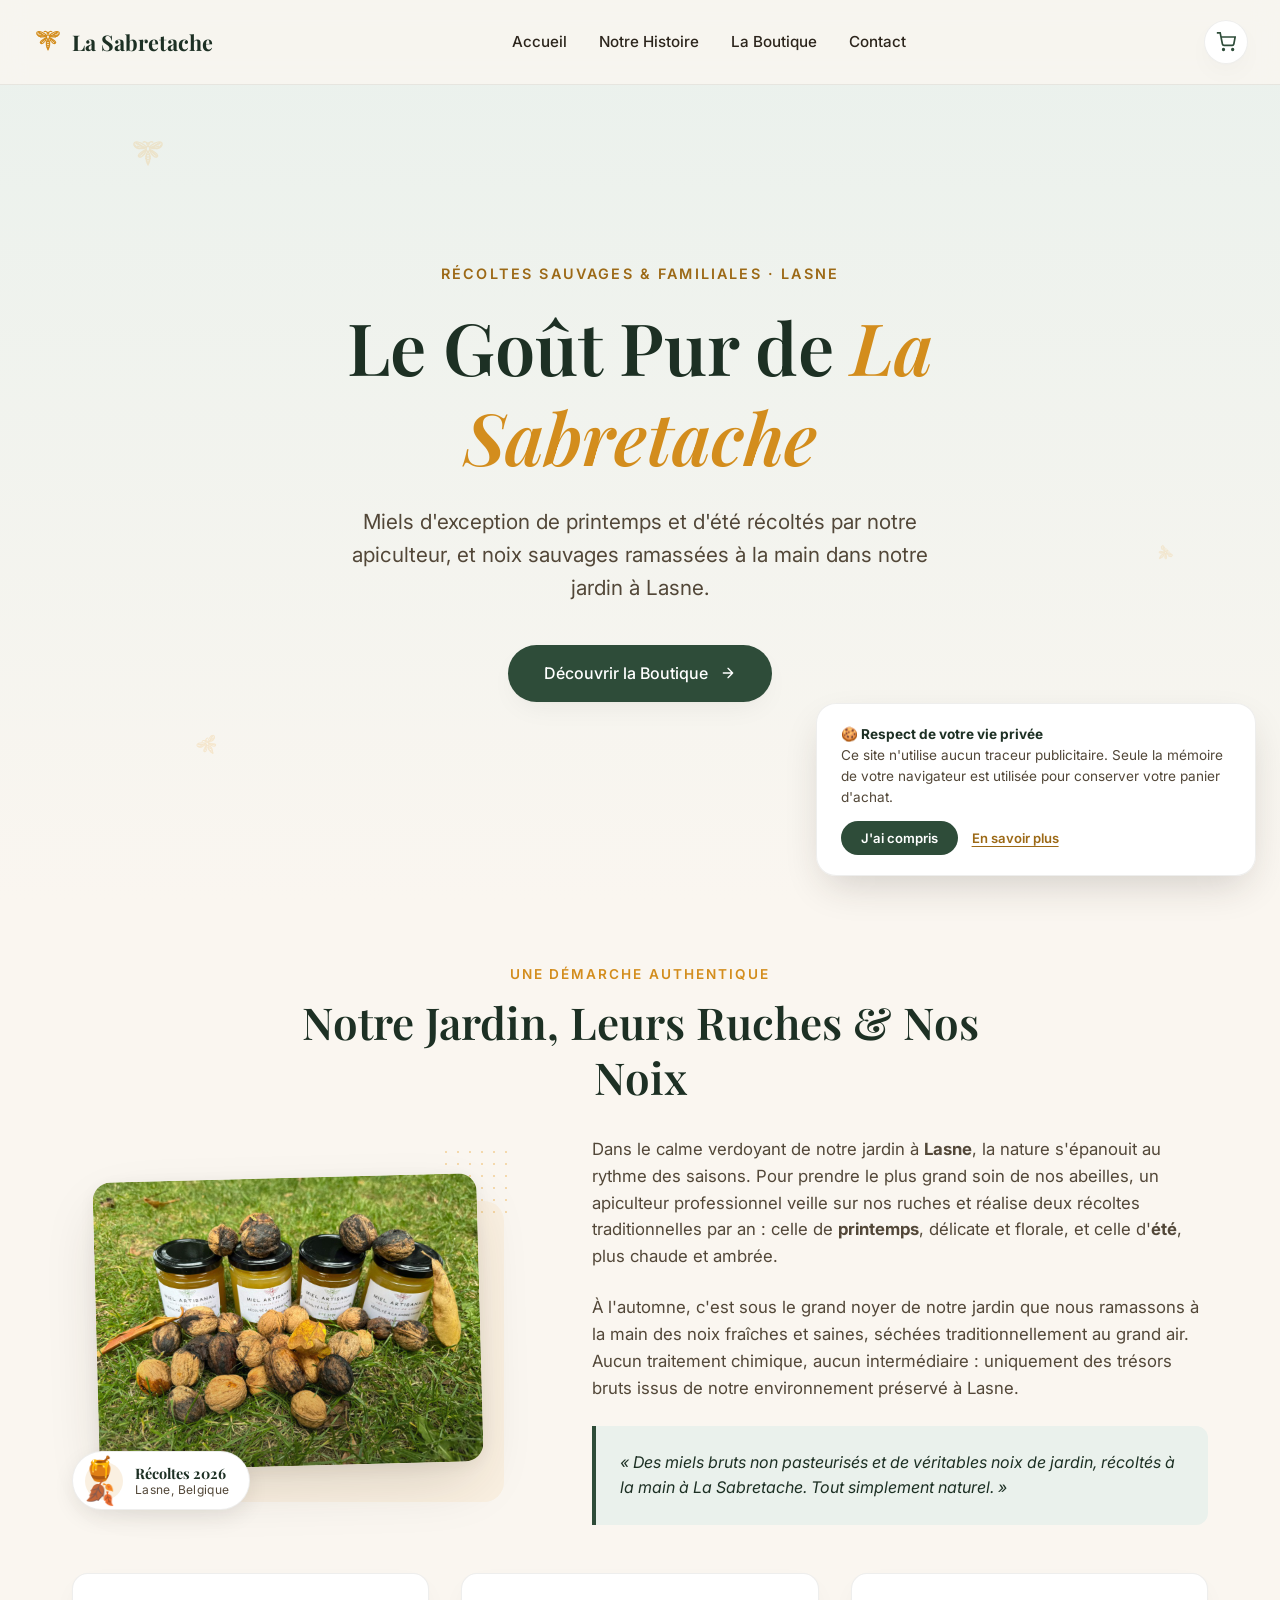
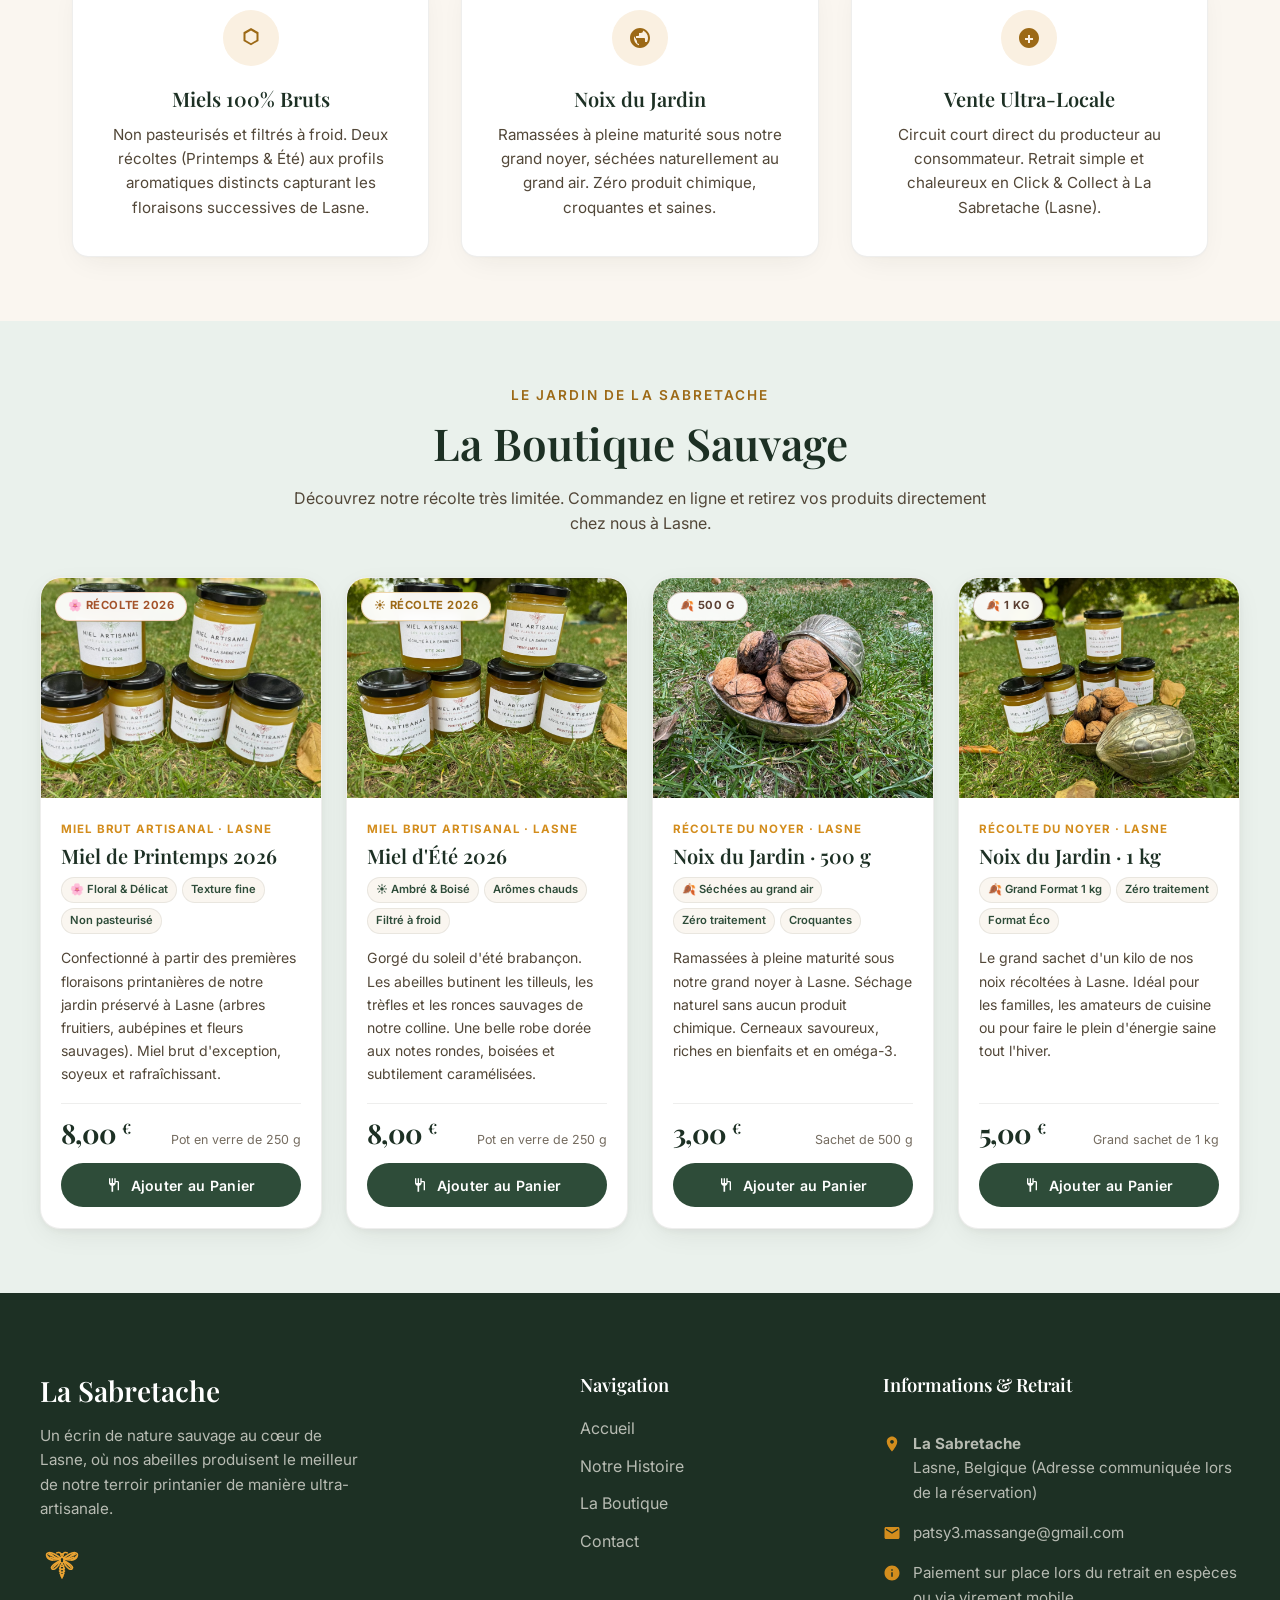
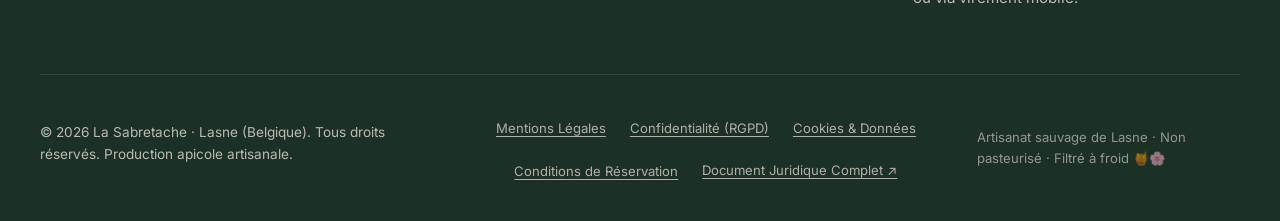
<file: index.html>
<!DOCTYPE html>
<html lang="fr">
<head>
  <meta charset="UTF-8">
  <meta name="viewport" content="width=device-width, initial-scale=1.0">
  <title>Miel &amp; Noix de La Sabretache | Récoltes Artisanales de Lasne</title>
  
  <!-- SEO Meta Tags -->
  <meta name="description" content="Découvrez nos miels artisanaux bruts (Printemps 2026 &amp; Été 2026) et nos noix sauvages fraîches récoltés dans notre jardin à Lasne. Vente ultra-locale en Click &amp; Collect.">
  <meta name="keywords" content="miel artisanal, miel printemps 2026, miel ete 2026, noix lasne, sabretache, apiculture locale, belgique, click and collect">
  <meta name="author" content="La Sabretache">
  
  <!-- Open Graph / Social Media -->
  <meta property="og:type" content="website">
  <meta property="og:title" content="Miel &amp; Noix de La Sabretache | Récoltes Artisanales de Lasne">
  <meta property="og:description" content="Miels bruts de printemps et d'été, et noix fraîches de notre jardin à Lasne. Récoltes artisanales familiales.">
  <meta property="og:image" content="assets/images/recolte_jardin.jpg">
  
  <!-- Stylesheets -->
  <link rel="stylesheet" href="styles.css">
</head>
<body>

  <!-- ==========================================================================
       NAVIGATION BAR
       ========================================================================== -->
  <header>
    <nav class="navbar" id="mainNavbar">
      <a href="#" class="logo" id="navLogo">
        <!-- SVG Bee Logo -->
        <svg viewBox="0 0 100 100" fill="none" stroke="currentColor" stroke-width="3.5" stroke-linecap="round" stroke-linejoin="round">
          <!-- Antennae -->
          <path d="M 48,21 C 46,17 41,16 38,18 M 52,21 C 54,17 59,16 62,18" />
          <!-- Head -->
          <path d="M 50,20 C 47,20 46,25 50,26 C 54,25 53,20 50,20 Z" />
          <!-- Thorax -->
          <path d="M 50,28 C 44,28 43,39 50,42 C 57,39 56,28 50,28 Z" />
          <!-- Abdomen & Segments -->
          <path d="M 50,42 C 45,46 43,58 50,75 C 57,58 55,46 50,42 Z" />
          <!-- Abdomen Segments -->
          <path d="M 46,47 C 48,49 52,49 54,47" />
          <path d="M 44.5,53 C 48,56 52,56 55.5,53" />
          <path d="M 44.2,59 C 48,63 52,63 55.8,59" />
          <path d="M 45.8,65 C 48,69 52,69 54.2,65" />
          <path d="M 48,70 C 49,72 51,72 52,70" />
          <!-- Upper Left Wing -->
          <path d="M 46,30 C 43,26 26,14 18,18 C 11,21 16,33 28,34 C 36,34.5 43,33.5 45,31" />
          <!-- Upper Left Wing Veins -->
          <path d="M 44,31 C 36,29 27,24 20,21" />
          <path d="M 44,31 C 38,32 30,31 23,28" />
          <path d="M 34,28 C 30,25 24,19 21,19" />
          <path d="M 28,34 C 23,32 18,29 17,25" />
          <!-- Upper Right Wing -->
          <path d="M 54,30 C 57,26 74,14 82,18 C 89,21 84,33 72,34 C 64,34.5 57,33.5 55,31" />
          <!-- Upper Right Wing Veins -->
          <path d="M 56,31 C 64,29 73,24 80,21" />
          <path d="M 56,31 C 62,32 70,31 77,28" />
          <path d="M 66,28 C 70,25 76,19 79,19" />
          <path d="M 72,34 C 77,32 82,29 83,25" />
          <!-- Lower Left Wing -->
          <path d="M 46,35 C 42,38 31,43 27,49 C 24,53 28,57 34,54 C 39,51 44,44 45,38" />
          <!-- Lower Left Wing Veins -->
          <path d="M 44,38 C 38,44 32,48 29,52" />
          <path d="M 44,38 C 41,41 36,44 33,48" />
          <!-- Lower Right Wing -->
          <path d="M 54,35 C 58,38 69,43 73,49 C 76,53 72,57 66,54 C 61,51 56,44 55,38" />
          <!-- Lower Right Wing Veins -->
          <path d="M 56,38 C 62,44 68,48 71,52" />
          <path d="M 56,38 C 59,41 64,44 67,48" />
        </svg>
        <span>La Sabretache</span>
      </a>
      
      <ul class="nav-links" id="navList">
        <li><a href="#accueil">Accueil</a></li>
        <li><a href="#histoire">Notre Histoire</a></li>
        <li><a href="#boutique">La Boutique</a></li>
        <li><a href="#contact">Contact</a></li>
      </ul>
      
      <div class="nav-actions">
        <button class="cart-toggle" onclick="openCart()" id="btnOpenCart" aria-label="Ouvrir le panier">
          <svg viewBox="0 0 24 24" fill="none" stroke="currentColor" stroke-width="2">
            <circle cx="9" cy="21" r="1"></circle>
            <circle cx="20" cy="21" r="1"></circle>
            <path d="M1 1h4l2.68 13.39a2 2 0 0 0 2 1.61h9.72a2 2 0 0 0 2-1.61L23 6H6"></path>
          </svg>
          <span class="cart-count" style="display: none;">0</span>
        </button>
      </div>
    </nav>
  </header>

  <!-- ==========================================================================
       HERO SECTION
       ========================================================================== -->
  <section class="hero" id="accueil">
    <!-- SVG Bees Floating in background -->
    <svg class="floating-bee bee-1" viewBox="0 0 100 100" width="40" height="40" fill="none" stroke="currentColor" stroke-width="3.5" stroke-linecap="round" stroke-linejoin="round">
      <path d="M 48,21 C 46,17 41,16 38,18 M 52,21 C 54,17 59,16 62,18" />
      <path d="M 50,20 C 47,20 46,25 50,26 C 54,25 53,20 50,20 Z" />
      <path d="M 50,28 C 44,28 43,39 50,42 C 57,39 56,28 50,28 Z" />
      <path d="M 50,42 C 45,46 43,58 50,75 C 57,58 55,46 50,42 Z" />
      <path d="M 46,47 C 48,49 52,49 54,47" />
      <path d="M 44.5,53 C 48,56 52,56 55.5,53" />
      <path d="M 44.2,59 C 48,63 52,63 55.8,59" />
      <path d="M 45.8,65 C 48,69 52,69 54.2,65" />
      <path d="M 48,70 C 49,72 51,72 52,70" />
      <path d="M 46,30 C 43,26 26,14 18,18 C 11,21 16,33 28,34 C 36,34.5 43,33.5 45,31" />
      <path d="M 44,31 C 36,29 27,24 20,21" />
      <path d="M 44,31 C 38,32 30,31 23,28" />
      <path d="M 34,28 C 30,25 24,19 21,19" />
      <path d="M 28,34 C 23,32 18,29 17,25" />
      <path d="M 54,30 C 57,26 74,14 82,18 C 89,21 84,33 72,34 C 64,34.5 57,33.5 55,31" />
      <path d="M 56,31 C 64,29 73,24 80,21" />
      <path d="M 56,31 C 62,32 70,31 77,28" />
      <path d="M 66,28 C 70,25 76,19 79,19" />
      <path d="M 72,34 C 77,32 82,29 83,25" />
      <path d="M 46,35 C 42,38 31,43 27,49 C 24,53 28,57 34,54 C 39,51 44,44 45,38" />
      <path d="M 44,38 C 38,44 32,48 29,52" />
      <path d="M 44,38 C 41,41 36,44 33,48" />
      <path d="M 54,35 C 58,38 69,43 73,49 C 76,53 72,57 66,54 C 61,51 56,44 55,38" />
      <path d="M 56,38 C 62,44 68,48 71,52" />
      <path d="M 56,38 C 59,41 64,44 67,48" />
    </svg>
    <svg class="floating-bee bee-2" viewBox="0 0 100 100" width="30" height="30" fill="none" stroke="currentColor" stroke-width="3.5" stroke-linecap="round" stroke-linejoin="round">
      <path d="M 48,21 C 46,17 41,16 38,18 M 52,21 C 54,17 59,16 62,18" />
      <path d="M 50,20 C 47,20 46,25 50,26 C 54,25 53,20 50,20 Z" />
      <path d="M 50,28 C 44,28 43,39 50,42 C 57,39 56,28 50,28 Z" />
      <path d="M 50,42 C 45,46 43,58 50,75 C 57,58 55,46 50,42 Z" />
      <path d="M 46,47 C 48,49 52,49 54,47" />
      <path d="M 44.5,53 C 48,56 52,56 55.5,53" />
      <path d="M 44.2,59 C 48,63 52,63 55.8,59" />
      <path d="M 45.8,65 C 48,69 52,69 54.2,65" />
      <path d="M 48,70 C 49,72 51,72 52,70" />
      <path d="M 46,30 C 43,26 26,14 18,18 C 11,21 16,33 28,34 C 36,34.5 43,33.5 45,31" />
      <path d="M 44,31 C 36,29 27,24 20,21" />
      <path d="M 44,31 C 38,32 30,31 23,28" />
      <path d="M 34,28 C 30,25 24,19 21,19" />
      <path d="M 28,34 C 23,32 18,29 17,25" />
      <path d="M 54,30 C 57,26 74,14 82,18 C 89,21 84,33 72,34 C 64,34.5 57,33.5 55,31" />
      <path d="M 56,31 C 64,29 73,24 80,21" />
      <path d="M 56,31 C 62,32 70,31 77,28" />
      <path d="M 66,28 C 70,25 76,19 79,19" />
      <path d="M 72,34 C 77,32 82,29 83,25" />
      <path d="M 46,35 C 42,38 31,43 27,49 C 24,53 28,57 34,54 C 39,51 44,44 45,38" />
      <path d="M 44,38 C 38,44 32,48 29,52" />
      <path d="M 44,38 C 41,41 36,44 33,48" />
      <path d="M 54,35 C 58,38 69,43 73,49 C 76,53 72,57 66,54 C 61,51 56,44 55,38" />
      <path d="M 56,38 C 62,44 68,48 71,52" />
      <path d="M 56,38 C 59,41 64,44 67,48" />
    </svg>
    <svg class="floating-bee bee-3" viewBox="0 0 100 100" width="35" height="35" fill="none" stroke="currentColor" stroke-width="3.5" stroke-linecap="round" stroke-linejoin="round">
      <path d="M 48,21 C 46,17 41,16 38,18 M 52,21 C 54,17 59,16 62,18" />
      <path d="M 50,20 C 47,20 46,25 50,26 C 54,25 53,20 50,20 Z" />
      <path d="M 50,28 C 44,28 43,39 50,42 C 57,39 56,28 50,28 Z" />
      <path d="M 50,42 C 45,46 43,58 50,75 C 57,58 55,46 50,42 Z" />
      <path d="M 46,47 C 48,49 52,49 54,47" />
      <path d="M 44.5,53 C 48,56 52,56 55.5,53" />
      <path d="M 44.2,59 C 48,63 52,63 55.8,59" />
      <path d="M 45.8,65 C 48,69 52,69 54.2,65" />
      <path d="M 48,70 C 49,72 51,72 52,70" />
      <path d="M 46,30 C 43,26 26,14 18,18 C 11,21 16,33 28,34 C 36,34.5 43,33.5 45,31" />
      <path d="M 44,31 C 36,29 27,24 20,21" />
      <path d="M 44,31 C 38,32 30,31 23,28" />
      <path d="M 34,28 C 30,25 24,19 21,19" />
      <path d="M 28,34 C 23,32 18,29 17,25" />
      <path d="M 54,30 C 57,26 74,14 82,18 C 89,21 84,33 72,34 C 64,34.5 57,33.5 55,31" />
      <path d="M 56,31 C 64,29 73,24 80,21" />
      <path d="M 56,31 C 62,32 70,31 77,28" />
      <path d="M 66,28 C 70,25 76,19 79,19" />
      <path d="M 72,34 C 77,32 82,29 83,25" />
      <path d="M 46,35 C 42,38 31,43 27,49 C 24,53 28,57 34,54 C 39,51 44,44 45,38" />
      <path d="M 44,38 C 38,44 32,48 29,52" />
      <path d="M 44,38 C 41,41 36,44 33,48" />
      <path d="M 54,35 C 58,38 69,43 73,49 C 76,53 72,57 66,54 C 61,51 56,44 55,38" />
      <path d="M 56,38 C 62,44 68,48 71,52" />
      <path d="M 56,38 C 59,41 64,44 67,48" />
    </svg>
    
    <div class="hero-content">
      <span class="hero-tagline">Récoltes Sauvages &amp; Familiales · Lasne</span>
      <h1>Le Goût Pur de <span>La Sabretache</span></h1>
      <p class="hero-desc">Miels d'exception de printemps et d'été récoltés par notre apiculteur, et noix sauvages ramassées à la main dans notre jardin à Lasne.</p>
      <a href="#boutique" class="btn-primary">
        <span>Découvrir la Boutique</span>
        <svg viewBox="0 0 24 24"><path d="M5 12h14M12 5l7 7-7 7" stroke="currentColor" stroke-width="2" stroke-linecap="round" stroke-linejoin="round" fill="none"/></svg>
      </a>
    </div>
  </section>

  <!-- ==========================================================================
       STORY & CONCEPT SECTION
       ========================================================================== -->
  <section class="section scroll-reveal" id="histoire">
    <div class="section-header">
      <span class="section-tag">Une Démarche Authentique</span>
      <h2 class="section-title">Notre Jardin, Leurs Ruches &amp; Nos Noix</h2>
    </div>
    
    <div class="story-grid">
      <div class="story-visual">
        <div class="story-bg-shape"></div>
        <div class="story-photo-frame">
          <img src="assets/images/recolte_jardin.jpg" alt="Pots de miel de La Sabretache et noix sauvages récoltées dans le jardin à Lasne">
          <div class="story-photo-overlay"></div>
        </div>
        <div class="story-badge">
          <span class="story-badge-icon">🍯🍂</span>
          <div class="story-badge-text">
            <strong>Récoltes 2026</strong>
            <span>Lasne, Belgique</span>
          </div>
        </div>
        <div class="story-dots" aria-hidden="true"></div>
      </div>
      
      <div class="story-info">
        <p>Dans le calme verdoyant de notre jardin à <strong>Lasne</strong>, la nature s'épanouit au rythme des saisons. Pour prendre le plus grand soin de nos abeilles, un apiculteur professionnel veille sur nos ruches et réalise deux récoltes traditionnelles par an : celle de <strong>printemps</strong>, délicate et florale, et celle d'<strong>été</strong>, plus chaude et ambrée.</p>
        
        <p>À l'automne, c'est sous le grand noyer de notre jardin que nous ramassons à la main des noix fraîches et saines, séchées traditionnellement au grand air. Aucun traitement chimique, aucun intermédiaire : uniquement des trésors bruts issus de notre environnement préservé à Lasne.</p>
        
        <div class="highlight-box">
          « Des miels bruts non pasteurisés et de véritables noix de jardin, récoltés à la main à La Sabretache. Tout simplement naturel. »
        </div>
      </div>
    </div>
    
    <div class="features">
      <div class="feature-card scroll-reveal">
        <div class="feature-icon">
          <svg viewBox="0 0 24 24"><path d="M12 2L4.5 6.3v8.6L12 19.2l7.5-4.3V6.3L12 2zm5.5 12L12 17.2 6.5 14V7.7L12 4.5l5.5 3.2V14z"/></svg>
        </div>
        <h3>Miels 100% Bruts</h3>
        <p>Non pasteurisés et filtrés à froid. Deux récoltes (Printemps &amp; Été) aux profils aromatiques distincts capturant les floraisons successives de Lasne.</p>
      </div>
      
      <div class="feature-card scroll-reveal">
        <div class="feature-icon">
          <svg viewBox="0 0 24 24"><path d="M12 2C6.48 2 2 6.48 2 12s4.48 10 10 10 10-4.48 10-10S17.52 2 12 2zm1 17.93c-3.95-.49-7-3.85-7-7.93 0-.62.08-1.21.21-1.79L9 15v1c0 1.1.9 2 2 2v1.93zm6.9-2.54c-.26-.81-1-1.39-1.9-1.39h-1v-3c0-.55-.45-1-1-1H8v-2h2c.55 0 1-.45 1-1V7h2c1.1 0 2-.9 2-2v-.41c2.93 1.19 5 4.06 5 7.41 0 2.08-.8 3.97-2.1 5.39z"/></svg>
        </div>
        <h3>Noix du Jardin</h3>
        <p>Ramassées à pleine maturité sous notre grand noyer, séchées naturellement au grand air. Zéro produit chimique, croquantes et saines.</p>
      </div>
      
      <div class="feature-card scroll-reveal">
        <div class="feature-icon">
          <svg viewBox="0 0 24 24"><path d="M12 2c-5.52 0-10 4.48-10 10s4.48 10 10 10 10-4.48 10-10-4.48-10-10-10zm-1 15v-3h-3v-2h3v-3h2v3h3v2h-3v3h-2z"/></svg>
        </div>
        <h3>Vente Ultra-Locale</h3>
        <p>Circuit court direct du producteur au consommateur. Retrait simple et chaleureux en Click &amp; Collect à La Sabretache (Lasne).</p>
      </div>
    </div>
  </section>

  <!-- ==========================================================================
       PRODUCTS SECTION (BOUTIQUE)
       ========================================================================== -->
  <section class="boutique" id="boutique">
    <div class="boutique-container">
      <div class="section-header scroll-reveal">
        <span class="section-tag" style="color: var(--color-amber-dark)">Le Jardin de La Sabretache</span>
        <h2 class="section-title" style="color: var(--color-forest-dark)">La Boutique Sauvage</h2>
        <p style="color: var(--color-charcoal-light); margin-top: 0.5rem;">Découvrez notre récolte très limitée. Commandez en ligne et retirez vos produits directement chez nous à Lasne.</p>
      </div>
      
      <div class="products-grid">

        <!-- CARTE 1 : MIEL DE PRINTEMPS 2026 -->
        <article class="product-card">
          <div class="card-image-wrapper">
            <img src="assets/images/miel_printemps_ete.jpg" alt="Miel de Printemps 2026 de La Sabretache" loading="lazy">
            <span class="card-badge spring">🌸 Récolte 2026</span>
          </div>
          <div class="card-body">
            <span class="card-category">Miel Brut Artisanal · Lasne</span>
            <h3 class="card-title">Miel de Printemps 2026</h3>
            <div class="card-tags">
              <span class="card-tag">🌸 Floral &amp; Délicat</span>
              <span class="card-tag">Texture fine</span>
              <span class="card-tag">Non pasteurisé</span>
            </div>
            <p class="card-desc">Confectionné à partir des premières floraisons printanières de notre jardin préservé à Lasne (arbres fruitiers, aubépines et fleurs sauvages). Miel brut d'exception, soyeux et rafraîchissant.</p>
            <div class="card-footer">
              <div class="card-price-row">
                <span class="card-price">8,00 <sup>€</sup></span>
                <span class="card-unit">Pot en verre de 250 g</span>
              </div>
              <button type="button" class="btn-card-add" id="btnAddHoneySpring" data-id="honey_spring"
                onclick="addToCart('honey_spring', this)"
                aria-label="Ajouter le Miel de Printemps 2026 au panier">
                <svg viewBox="0 0 24 24" aria-hidden="true"><path d="M11 9H9V2H7v7H5V2H3v7c0 2.12 1.66 3.84 3.75 3.97V22h2.5v-9.03C11.34 12.84 13 11.12 13 9V2h-2v7zm5-3h-3v2h3v12h2V8c0-1.1-.9-2-2-2z"/></svg>
                <span class="btn-text">Ajouter au Panier</span>
              </button>
            </div>
          </div>
        </article>

        <!-- CARTE 2 : MIEL D'ÉTÉ 2026 -->
        <article class="product-card">
          <div class="card-image-wrapper">
            <img src="assets/images/miel_pots.jpg" alt="Miel d'Été 2026 de La Sabretache" loading="lazy">
            <span class="card-badge summer">☀️ Récolte 2026</span>
          </div>
          <div class="card-body">
            <span class="card-category">Miel Brut Artisanal · Lasne</span>
            <h3 class="card-title">Miel d'Été 2026</h3>
            <div class="card-tags">
              <span class="card-tag">☀️ Ambré &amp; Boisé</span>
              <span class="card-tag">Arômes chauds</span>
              <span class="card-tag">Filtré à froid</span>
            </div>
            <p class="card-desc">Gorgé du soleil d'été brabançon. Les abeilles butinent les tilleuls, les trèfles et les ronces sauvages de notre colline. Une belle robe dorée aux notes rondes, boisées et subtilement caramélisées.</p>
            <div class="card-footer">
              <div class="card-price-row">
                <span class="card-price">8,00 <sup>€</sup></span>
                <span class="card-unit">Pot en verre de 250 g</span>
              </div>
              <button type="button" class="btn-card-add" id="btnAddHoneySummer" data-id="honey_summer"
                onclick="addToCart('honey_summer', this)"
                aria-label="Ajouter le Miel d'Été 2026 au panier">
                <svg viewBox="0 0 24 24" aria-hidden="true"><path d="M11 9H9V2H7v7H5V2H3v7c0 2.12 1.66 3.84 3.75 3.97V22h2.5v-9.03C11.34 12.84 13 11.12 13 9V2h-2v7zm5-3h-3v2h3v12h2V8c0-1.1-.9-2-2-2z"/></svg>
                <span class="btn-text">Ajouter au Panier</span>
              </button>
            </div>
          </div>
        </article>

        <!-- CARTE 3 : NOIX DU JARDIN 500 G -->
        <article class="product-card">
          <div class="card-image-wrapper">
            <img src="assets/images/noix.jpeg" alt="Noix fraîches du jardin 500g de La Sabretache" loading="lazy">
            <span class="card-badge walnuts">🍂 500 g</span>
          </div>
          <div class="card-body">
            <span class="card-category">Récolte du Noyer · Lasne</span>
            <h3 class="card-title">Noix du Jardin · 500 g</h3>
            <div class="card-tags">
              <span class="card-tag">🍂 Séchées au grand air</span>
              <span class="card-tag">Zéro traitement</span>
              <span class="card-tag">Croquantes</span>
            </div>
            <p class="card-desc">Ramassées à pleine maturité sous notre grand noyer à Lasne. Séchage naturel sans aucun produit chimique. Cerneaux savoureux, riches en bienfaits et en oméga-3.</p>
            <div class="card-footer">
              <div class="card-price-row">
                <span class="card-price">3,00 <sup>€</sup></span>
                <span class="card-unit">Sachet de 500 g</span>
              </div>
              <button type="button" class="btn-card-add" id="btnAddWalnut500" data-id="walnuts_500g"
                onclick="addToCart('walnuts_500g', this)"
                aria-label="Ajouter les Noix du Jardin 500 g au panier">
                <svg viewBox="0 0 24 24" aria-hidden="true"><path d="M11 9H9V2H7v7H5V2H3v7c0 2.12 1.66 3.84 3.75 3.97V22h2.5v-9.03C11.34 12.84 13 11.12 13 9V2h-2v7zm5-3h-3v2h3v12h2V8c0-1.1-.9-2-2-2z"/></svg>
                <span class="btn-text">Ajouter au Panier</span>
              </button>
            </div>
          </div>
        </article>

        <!-- CARTE 4 : NOIX DU JARDIN 1 KG -->
        <article class="product-card">
          <div class="card-image-wrapper">
            <img src="assets/images/noix_jardin.jpg" alt="Noix fraîches du jardin 1 kg de La Sabretache" loading="lazy">
            <span class="card-badge walnuts">🍂 1 kg</span>
          </div>
          <div class="card-body">
            <span class="card-category">Récolte du Noyer · Lasne</span>
            <h3 class="card-title">Noix du Jardin · 1 kg</h3>
            <div class="card-tags">
              <span class="card-tag">🍂 Grand Format 1 kg</span>
              <span class="card-tag">Zéro traitement</span>
              <span class="card-tag">Format Éco</span>
            </div>
            <p class="card-desc">Le grand sachet d'un kilo de nos noix récoltées à Lasne. Idéal pour les familles, les amateurs de cuisine ou pour faire le plein d'énergie saine tout l'hiver.</p>
            <div class="card-footer">
              <div class="card-price-row">
                <span class="card-price">5,00 <sup>€</sup></span>
                <span class="card-unit">Grand sachet de 1 kg</span>
              </div>
              <button type="button" class="btn-card-add" id="btnAddWalnut1kg" data-id="walnuts_1kg"
                onclick="addToCart('walnuts_1kg', this)"
                aria-label="Ajouter les Noix du Jardin 1 kg au panier">
                <svg viewBox="0 0 24 24" aria-hidden="true"><path d="M11 9H9V2H7v7H5V2H3v7c0 2.12 1.66 3.84 3.75 3.97V22h2.5v-9.03C11.34 12.84 13 11.12 13 9V2h-2v7zm5-3h-3v2h3v12h2V8c0-1.1-.9-2-2-2z"/></svg>
                <span class="btn-text">Ajouter au Panier</span>
              </button>
            </div>
          </div>
        </article>

      </div>

    </div>
  </section>

  <!-- ==========================================================================
       MODAL DIALOG: SHOPPING CART DRAWER
       ========================================================================== -->
  <dialog id="cartDrawer" closedby="any" aria-labelledby="cartTitle">
    <div class="cart-header">
      <h2 id="cartTitle">Votre Panier</h2>
      <button class="btn-close-cart" onclick="closeCart()" aria-label="Fermer le panier">
        <svg viewBox="0 0 24 24" fill="none" stroke="currentColor" stroke-width="2.5"><line x1="18" y1="6" x2="6" y2="18"></line><line x1="6" y1="6" x2="18" y2="18"></line></svg>
      </button>
    </div>
    
    <div class="cart-items-container">
      <div class="cart-empty-message">
        <svg viewBox="0 0 24 24"><path d="M17.21 9l-4.38-6.56c-.18-.28-.5-.44-.83-.44s-.65.16-.83.44L6.79 9H2c-.55 0-1 .45-1 1v1c0 .55.45 1 1 1h.08l1.49 8.28c.11.58.61 1.01 1.2 1.01h14.46c.59 0 1.09-.43 1.2-1.01L21.92 12h.08c.55 0 1-.45 1-1v-1c0-.55-.45-1-1-1h-4.79zM9 9l3-4.5L15 9H9zm3 8c-1.1 0-2-.9-2-2s.9-2 2-2 2 .9 2 2-.9 2-2 2z"/></svg>
        <p>Votre panier est vide pour l'instant.</p>
      </div>
    </div>
    
    <div class="cart-footer">
      <div class="cart-summary">
        <span>Sous-total</span>
        <span class="total-price">0.00 €</span>
      </div>
      
      <form class="checkout-form" id="checkoutForm" onsubmit="event.preventDefault();">
        <div class="form-group">
          <label for="custName">Votre Nom Complet</label>
          <input type="text" id="custName" placeholder="Ex. Jean Dupont" required disabled>
        </div>
        
        <div class="form-group">
          <label for="pickupOption">Mode de Retrait</label>
          <select id="pickupOption" disabled>
            <option value="collect">Retrait à La Sabretache (Lasne)</option>
            <option value="delivery">Livraison locale (Proximité Lasne)</option>
          </select>
        </div>
        
        <div class="checkout-actions">
          <button type="button" class="btn-checkout whatsapp" onclick="handleCheckout('whatsapp')" disabled aria-label="Commander sur WhatsApp">
            <svg viewBox="0 0 24 24"><path d="M12.012 2c-5.506 0-9.97 4.46-9.97 9.963 0 1.76.458 3.475 1.33 5L2 22l5.187-1.36c1.474.805 3.126 1.228 4.815 1.228h.005c5.505 0 9.97-4.46 9.97-9.963C21.977 6.46 17.514 2 12.012 2zm5.83 14.1c-.24.675-1.4 1.313-1.925 1.396-.474.075-.92.368-3.013-.45-2.51-.98-4.116-3.52-4.24-3.687-.124-.165-.93-1.233-.93-2.355 0-1.12.583-1.67.792-1.895.21-.226.458-.282.61-.282.155 0 .31.002.443.008.14.006.326-.053.51.393.19.462.653 1.59.71 1.704.057.114.095.247.018.4-.076.152-.114.246-.228.378-.114.133-.24.296-.34.398-.11.114-.23.24-.097.468.133.228.59 1.002 1.27 1.6 1.002.88 1.597 1.135 1.827 1.246.228.114.36.095.494-.057.133-.152.57-.665.722-.892.152-.228.305-.19.513-.114.21.076 1.326.626 1.554.74.228.114.38.17.437.266.057.095.057.55-.183 1.225z"/></svg>
            <span>Sur WhatsApp</span>
          </button>
          
          <button type="button" class="btn-checkout email" onclick="handleCheckout('email')" disabled aria-label="Commander par Email">
            <svg viewBox="0 0 24 24" fill="none" stroke="currentColor" stroke-width="2"><path d="M4 4h16c1.1 0 2 .9 2 2v12c0 1.1-.9 2-2 2H4c-1.1 0-2-.9-2-2V6c0-1.1.9-2 2-2z"></path><polyline points="22,6 12,13 2,6"></polyline></svg>
            <span>Par E-mail</span>
          </button>
        </div>
      </form>
    </div>
  </dialog>

  <!-- ==========================================================================
       FOOTER & CONTACT SECTION
       ========================================================================== -->
  <footer class="footer" id="contact">
    <div class="footer-container">
      <div class="footer-brand">
        <h3>La Sabretache</h3>
        <p>Un écrin de nature sauvage au cœur de Lasne, où nos abeilles produisent le meilleur de notre terroir printanier de manière ultra-artisanale.</p>
        <svg class="bee-stamp" viewBox="0 0 100 100" fill="none" stroke="currentColor" stroke-width="3.5" stroke-linecap="round" stroke-linejoin="round">
          <path d="M 48,21 C 46,17 41,16 38,18 M 52,21 C 54,17 59,16 62,18" />
          <path d="M 50,20 C 47,20 46,25 50,26 C 54,25 53,20 50,20 Z" />
          <path d="M 50,28 C 44,28 43,39 50,42 C 57,39 56,28 50,28 Z" />
          <path d="M 50,42 C 45,46 43,58 50,75 C 57,58 55,46 50,42 Z" />
          <path d="M 46,47 C 48,49 52,49 54,47" />
          <path d="M 44.5,53 C 48,56 52,56 55.5,53" />
          <path d="M 44.2,59 C 48,63 52,63 55.8,59" />
          <path d="M 45.8,65 C 48,69 52,69 54.2,65" />
          <path d="M 48,70 C 49,72 51,72 52,70" />
          <path d="M 46,30 C 43,26 26,14 18,18 C 11,21 16,33 28,34 C 36,34.5 43,33.5 45,31" />
          <path d="M 44,31 C 36,29 27,24 20,21" />
          <path d="M 44,31 C 38,32 30,31 23,28" />
          <path d="M 34,28 C 30,25 24,19 21,19" />
          <path d="M 28,34 C 23,32 18,29 17,25" />
          <path d="M 54,30 C 57,26 74,14 82,18 C 89,21 84,33 72,34 C 64,34.5 57,33.5 55,31" />
          <path d="M 56,31 C 64,29 73,24 80,21" />
          <path d="M 56,31 C 62,32 70,31 77,28" />
          <path d="M 66,28 C 70,25 76,19 79,19" />
          <path d="M 72,34 C 77,32 82,29 83,25" />
          <path d="M 46,35 C 42,38 31,43 27,49 C 24,53 28,57 34,54 C 39,51 44,44 45,38" />
          <path d="M 44,38 C 38,44 32,48 29,52" />
          <path d="M 44,38 C 41,41 36,44 33,48" />
          <path d="M 54,35 C 58,38 69,43 73,49 C 76,53 72,57 66,54 C 61,51 56,44 55,38" />
          <path d="M 56,38 C 62,44 68,48 71,52" />
          <path d="M 56,38 C 59,41 64,44 67,48" />
        </svg>
      </div>
      
      <nav class="footer-links" aria-label="Navigation pied de page">
        <h4>Navigation</h4>
        <ul>
          <li><a href="#accueil">Accueil</a></li>
          <li><a href="#histoire">Notre Histoire</a></li>
          <li><a href="#boutique">La Boutique</a></li>
          <li><a href="#contact">Contact</a></li>
        </ul>
      </nav>
      
      <div class="footer-contact">
        <h4>Informations & Retrait</h4>
        
        <div class="contact-item">
          <svg viewBox="0 0 24 24"><path d="M12 2C8.13 2 5 5.13 5 9c0 5.25 7 13 7 13s7-7.75 7-13c0-3.87-3.13-7-7-7zm0 9.5c-1.38 0-2.5-1.12-2.5-2.5s1.12-2.5 2.5-2.5 2.5 1.12 2.5 2.5-1.12 2.5-2.5 2.5z"/></svg>
          <span><strong>La Sabretache</strong><br>Lasne, Belgique (Adresse communiquée lors de la réservation)</span>
        </div>
        
        <div class="contact-item">
          <svg viewBox="0 0 24 24"><path d="M20 4H4c-1.1 0-1.99.9-1.99 2L2 18c0 1.1.9 2 2 2h16c1.1 0 2-.9 2-2V6c0-1.1-.9-2-2-2zm0 4l-8 5-8-5V6l8 5 8-5v2z"/></svg>
          <a href="mailto:patsy3.massange@gmail.com">patsy3.massange@gmail.com</a>
        </div>
        
        <div class="contact-item">
          <svg viewBox="0 0 24 24"><path d="M12 2C6.48 2 2 6.48 2 12s4.48 10 10 10 10-4.48 10-10S17.52 2 12 2zm1 15h-2v-6h2v6zm0-8h-2V7h2v2z"/></svg>
          <span>Paiement sur place lors du retrait en espèces ou via virement mobile.</span>
        </div>
      </div>
    </div>
    
    <div class="footer-bottom">
      <p>&copy; 2026 La Sabretache · Lasne (Belgique). Tous droits réservés. Production apicole artisanale.</p>
      
      <div class="footer-legal-links" aria-label="Liens juridiques et conformité">
        <button type="button" onclick="openLegalModal('mentions')">Mentions Légales</button>
        <button type="button" onclick="openLegalModal('rgpd')">Confidentialité (RGPD)</button>
        <button type="button" onclick="openLegalModal('cookies')">Cookies &amp; Données</button>
        <button type="button" onclick="openLegalModal('cgv')">Conditions de Réservation</button>
        <a href="legal.html" target="_blank" rel="noopener">Document Juridique Complet ↗</a>
      </div>

      <p style="font-size: 0.82rem; opacity: 0.75; margin-top: 0.5rem;">Artisanat sauvage de Lasne · Non pasteurisé · Filtré à froid 🍯🌸</p>
    </div>
  </footer>

  <!-- ==========================================================================
       LEGAL MODAL DIALOG
       ========================================================================== -->
  <dialog id="legalModal" closedby="any" aria-labelledby="legalModalTitle">
    <div class="legal-header">
      <div class="legal-header-title" id="legalModalTitle">
        <span>⚖️</span>
        <span>Informations Juridiques</span>
      </div>
      <button class="btn-close-legal" onclick="closeLegalModal()" aria-label="Fermer la fenêtre juridique">
        <svg viewBox="0 0 24 24" width="18" height="18" fill="none" stroke="currentColor" stroke-width="2.5"><line x1="18" y1="6" x2="6" y2="18"></line><line x1="6" y1="6" x2="18" y2="18"></line></svg>
      </button>
    </div>

    <div class="legal-nav-tabs" role="tablist" aria-label="Rubriques juridiques">
      <button type="button" class="legal-tab active" data-tab="mentions" onclick="switchLegalTab('mentions')" role="tab" aria-selected="true">Mentions Légales</button>
      <button type="button" class="legal-tab" data-tab="rgpd" onclick="switchLegalTab('rgpd')" role="tab" aria-selected="false">Confidentialité (RGPD)</button>
      <button type="button" class="legal-tab" data-tab="cookies" onclick="switchLegalTab('cookies')" role="tab" aria-selected="false">Cookies &amp; Données</button>
      <button type="button" class="legal-tab" data-tab="cgv" onclick="switchLegalTab('cgv')" role="tab" aria-selected="false">Conditions Click &amp; Collect</button>
    </div>

    <div class="legal-body">
      <section class="legal-panel active" id="panel-mentions" role="tabpanel">
        <span class="legal-badge-pill">Droit belge · Code de droit économique Livre XII</span>
        <h3>Éditeur du Site</h3>
        <p>Le site <strong>Miel de La Sabretache</strong> est édité dans le cadre d'un rucher familial et artisanal à Lasne :</p>
        <ul>
          <li><strong>Exploitant &amp; Responsable :</strong> Patsy Massange</li>
          <li><strong>Localisation :</strong> Lasne (1380), Brabant Wallon, Belgique</li>
          <li><strong>E-mail de contact :</strong> <a href="mailto:patsy3.massange@gmail.com" style="color: var(--color-amber-dark); text-decoration: underline;">patsy3.massange@gmail.com</a></li>
          <li><strong>Téléphone / WhatsApp :</strong> +32 477 23 67 11</li>
          <li><strong>Activité :</strong> Production apicole familiale à petite échelle, vente directe au consommateur final de pots de miel brut de 250 g.</li>
        </ul>

        <h3>Propriété Intellectuelle</h3>
        <p>Les photographies, logos vectoriels originaux, textes et contenus de ce site sont protégés par le droit d'auteur et demeurent la propriété exclusive de La Sabretache.</p>

        <h3>Réglementation Sanitaire Apicole (AFSCA)</h3>
        <p>Nos ruches sont entretenues par un apiculteur professionnel dans le respect du bien-être des colonies et des directives de l'AFSCA. Conformément aux recommandations de santé publique de l'OMS, <em>le miel ne convient pas aux enfants de moins de 1 an</em>.</p>
      </section>

      <section class="legal-panel" id="panel-rgpd" role="tabpanel" hidden>
        <span class="legal-badge-pill">Règlement (UE) 2016/679 (RGPD)</span>
        <h3>Protection de vos Données Personnelles</h3>
        <p>Nous prenons la protection de votre vie privée très au sérieux. Notre site applique le principe de minimisation des données :</p>

        <h3>Données traitées</h3>
        <ul>
          <li><strong>Nom / Prénom :</strong> renseigné volontairement lors de la réservation</li>
          <li><strong>Mode de retrait :</strong> retrait à Lasne ou livraison de proximité</li>
          <li><strong>Sélection :</strong> Miel de Printemps 2026 et/ou Miel d'Été (quantités)</li>
          <li><strong>Coordonnées directes :</strong> votre numéro WhatsApp ou adresse e-mail lors de l'envoi de votre message.</li>
        </ul>

        <h3>Finalité &amp; Sécurité</h3>
        <p>Ces données servent <strong>exclusivement</strong> à préparer votre panier et convenir avec vous du moment du retrait à Lasne. <strong>Aucune donnée n'est cédée, vendue ou transmise à des tiers ni réutilisée à des fins publicitaires.</strong></p>

        <h3>Vos Droits</h3>
        <p>Vous disposez d'un droit d'accès, de rectification et d'effacement de vos données. Pour toute demande, écrivez simplement à <a href="mailto:patsy3.massange@gmail.com" style="color: var(--color-amber-dark); text-decoration: underline;">patsy3.massange@gmail.com</a>.</p>
      </section>

      <section class="legal-panel" id="panel-cookies" role="tabpanel" hidden>
        <span class="legal-badge-pill">Zéro cookie traceur ou publicitaire</span>
        <h3>Politique des Cookies &amp; Mémoire Locale</h3>
        <p>Ce site n'utilise <strong>aucun cookie publicitaire, aucun traceur d'analyse d'audience tiers</strong> (ni Google Analytics, ni pixel Meta).</p>

        <h3>Utilisation du Stockage Local (localStorage)</h3>
        <p>Le site fait uniquement appel au stockage local de votre propre navigateur pour assurer le bon fonctionnement de votre navigation :</p>
        <ul>
          <li><code>sabretache_cart</code> : conserve vos pots de miel dans votre panier pendant votre visite.</li>
          <li><code>sabretache_cookie_ack</code> : mémorise la fermeture du bandeau d'information.</li>
        </ul>
        <p>Ces données purement techniques restent sur votre appareil et ne nous sont transmises que lorsque vous validez votre réservation.</p>
      </section>

      <section class="legal-panel" id="panel-cgv" role="tabpanel" hidden>
        <span class="legal-badge-pill">Click &amp; Collect · Vente locale à Lasne</span>
        <h3>Conditions de Réservation &amp; Retrait</h3>
        <ul>
          <li><strong>Tarifs en vigueur :</strong>
            <ul>
              <li>Miel Brut Artisanal (Printemps ou Été 2026, pot de 250 g) : <strong>8,00 € TTC</strong></li>
              <li>Noix fraîches du Jardin (sachet de 500 g) : <strong>3,00 € TTC</strong></li>
              <li>Noix fraîches du Jardin (grand sachet de 1 kg) : <strong>5,00 € TTC</strong></li>
            </ul>
          </li>
          <li><strong>Origine &amp; Terroir :</strong> Récoltés exclusivement sur notre propriété à La Sabretache (Lasne, Belgique). Pots de miel en verre scellés, noix séchées au grand air sans traitement chimique.</li>
          <li><strong>Système de réservation :</strong> La validation sur le site prépare un message pré-rempli sur WhatsApp ou par e-mail. Aucun paiement bancaire n'est prélevé en ligne.</li>
          <li><strong>Règlement :</strong> Le paiement s'effectue sur place lors du retrait en espèces ou par paiement mobile (Payconiq / virement instantané).</li>
          <li><strong>Droit de rétractation :</strong> En vertu de l'art. VI.53, 5° du Code de droit économique belge, le droit de rétractation ne s'applique pas aux denrées alimentaires scellées descellées après réception pour des motifs d'hygiène et de protection de la santé.</li>
        </ul>
      </section>
    </div>
  </dialog>

  <!-- ==========================================================================
       DISCREET COOKIE & PRIVACY BANNER
       ========================================================================== -->
  <aside class="cookie-banner" id="cookieBanner" role="region" aria-label="Respect de la vie privée">
    <div class="cookie-content">
      <strong>🍪 Respect de votre vie privée</strong><br>
      Ce site n'utilise aucun traceur publicitaire. Seule la mémoire de votre navigateur est utilisée pour conserver votre panier d'achat.
    </div>
    <div class="cookie-actions">
      <button type="button" class="btn-cookie-accept" onclick="acceptCookieConsent()">J'ai compris</button>
      <button type="button" class="btn-cookie-more" onclick="openLegalModal('cookies')">En savoir plus</button>
    </div>
  </aside>

  <!-- ==========================================================================
       SCRIPTS
       ========================================================================== -->
  <script src="app.js"></script>
</body>
</html>
</file>
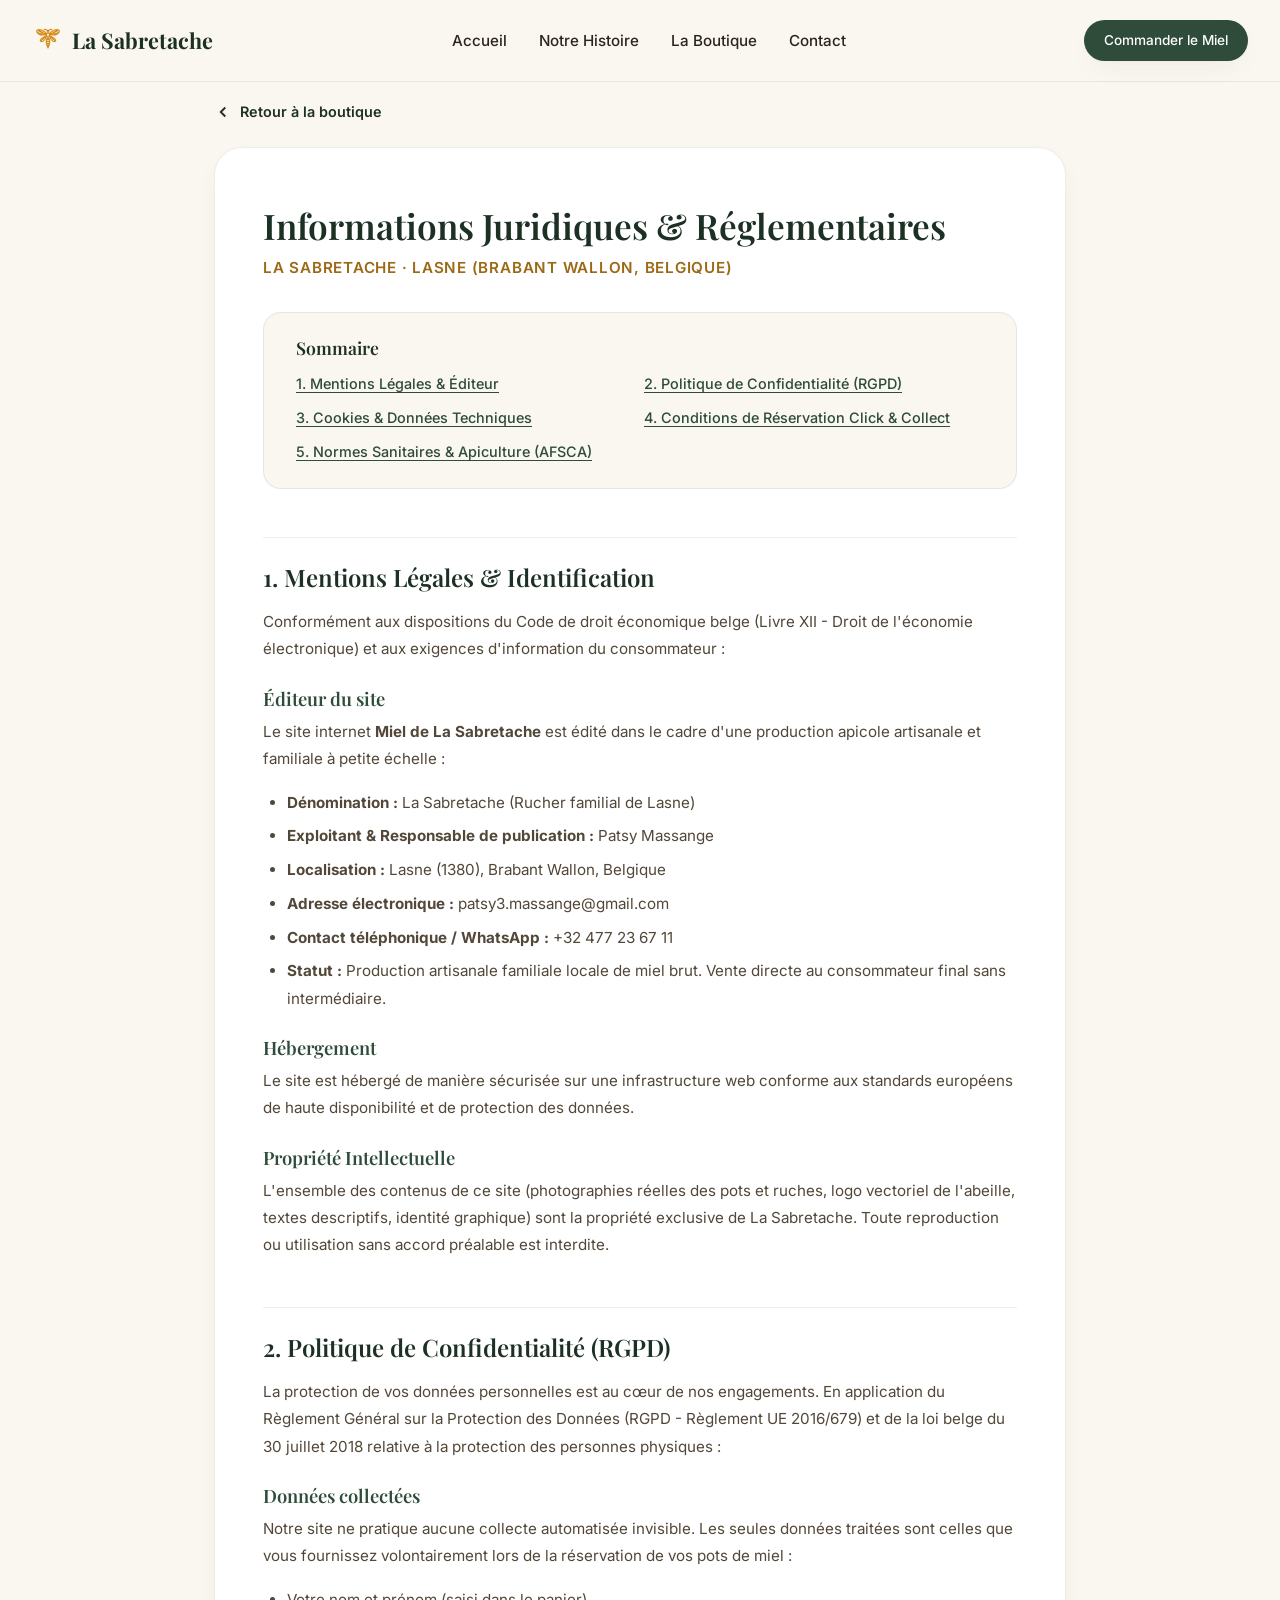
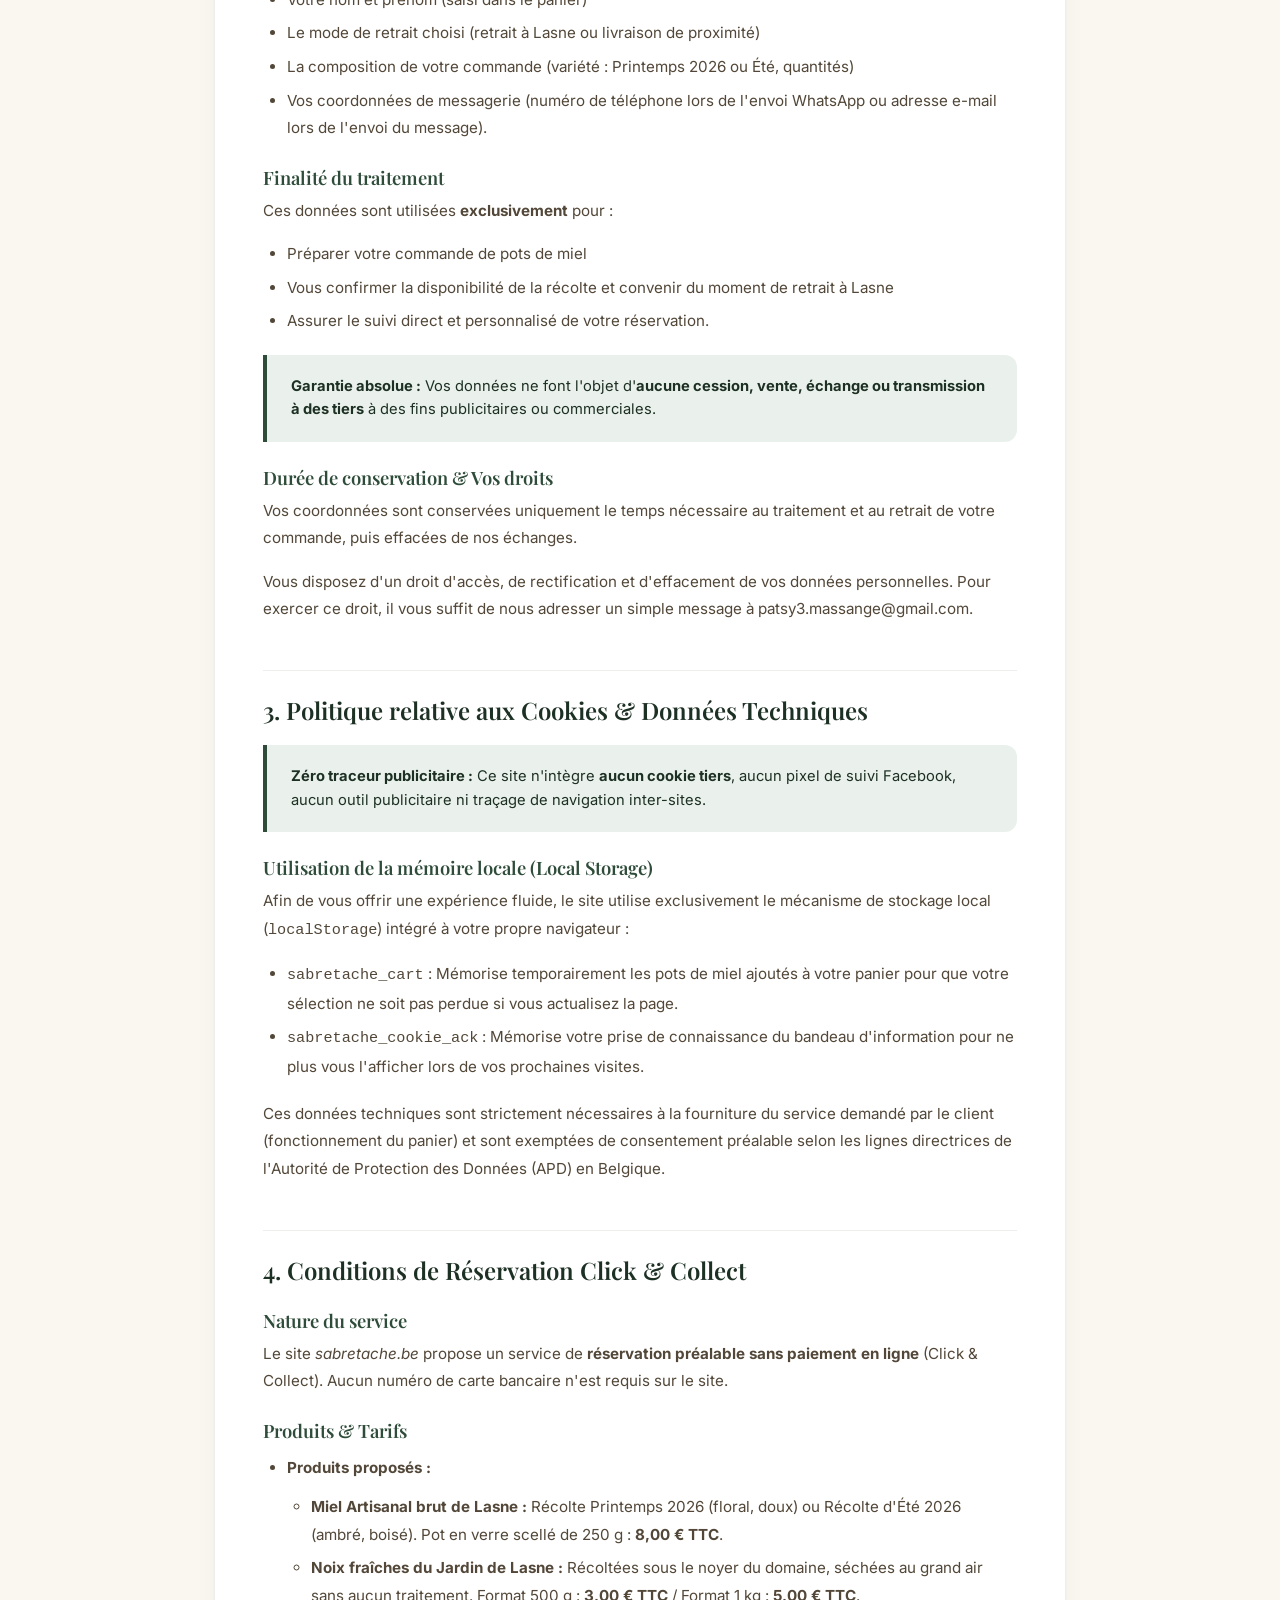
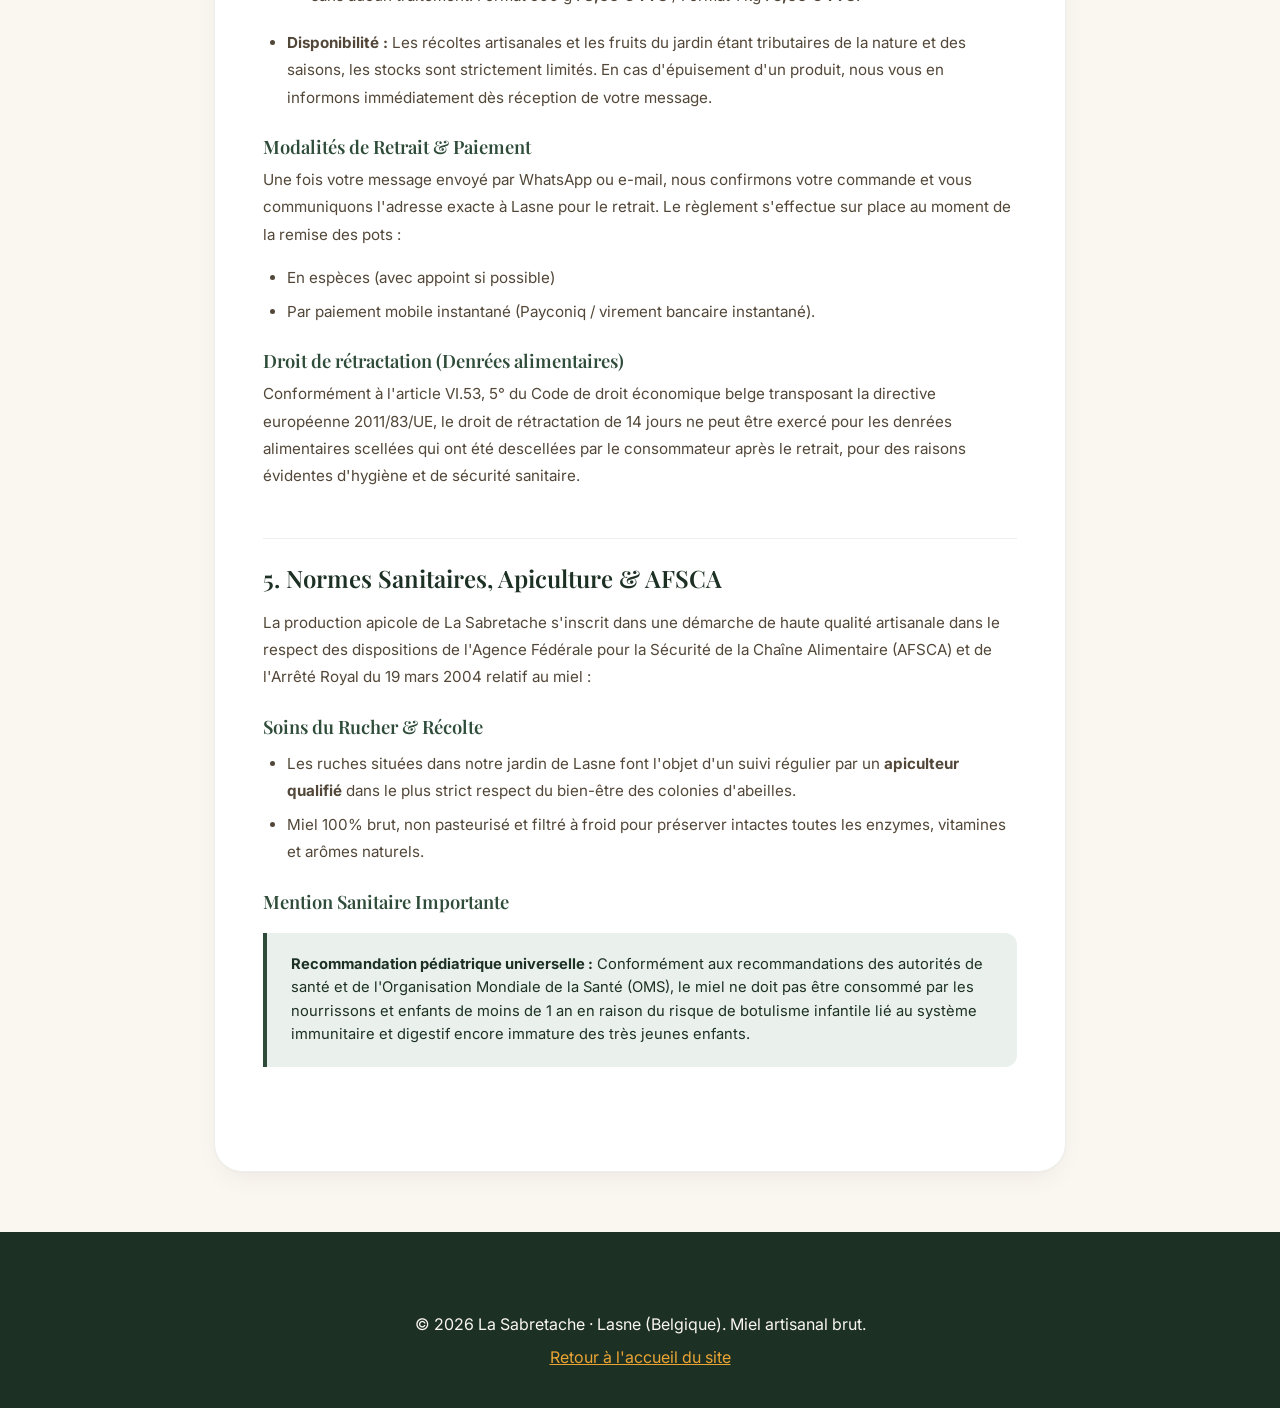
<file: legal.html>
<!DOCTYPE html>
<html lang="fr">
<head>
  <meta charset="UTF-8">
  <meta name="viewport" content="width=device-width, initial-scale=1.0">
  <title>Mentions Légales & Confidentialité | Miel de La Sabretache (Lasne)</title>
  <meta name="description" content="Informations juridiques, politique de confidentialité RGPD, gestion des cookies et conditions de réservation pour le Miel Artisanal de La Sabretache à Lasne.">
  <link rel="stylesheet" href="styles.css">
  <style>
    .legal-page-container {
      max-width: 900px;
      margin: 100px auto 60px;
      padding: 0 1.5rem;
    }
    .legal-card {
      background: var(--color-white);
      border-radius: 28px;
      padding: 3.5rem 3rem;
      border: 1px solid var(--color-border);
      box-shadow: var(--shadow-premium);
    }
    .legal-card h1 {
      font-size: 2.2rem;
      color: var(--color-forest-dark);
      margin-bottom: 0.5rem;
    }
    .legal-card-subtitle {
      color: var(--color-amber-dark);
      font-weight: 600;
      font-size: 0.95rem;
      text-transform: uppercase;
      letter-spacing: 0.05em;
      margin-bottom: 2rem;
    }
    .legal-toc {
      background: var(--color-cream);
      border-radius: 18px;
      padding: 1.5rem 2rem;
      margin-bottom: 3rem;
      border: 1px solid var(--color-border);
    }
    .legal-toc h2 {
      font-size: 1.1rem;
      margin-bottom: 0.75rem;
      color: var(--color-forest-dark);
    }
    .legal-toc ul {
      list-style: none;
      display: grid;
      grid-template-columns: repeat(auto-fit, minmax(260px, 1fr));
      gap: 0.5rem;
    }
    .legal-toc a {
      color: var(--color-forest-base);
      font-weight: 500;
      font-size: 0.9rem;
      text-decoration: underline;
      text-underline-offset: 3px;
    }
    .legal-toc a:hover {
      color: var(--color-amber-dark);
    }
    .legal-section {
      margin-bottom: 3rem;
      padding-top: 1.5rem;
      border-top: 1px solid var(--color-border);
    }
    .legal-section h2 {
      font-size: 1.5rem;
      color: var(--color-forest-dark);
      margin-bottom: 1rem;
    }
    .legal-section h3 {
      font-size: 1.15rem;
      color: var(--color-forest-base);
      margin-top: 1.5rem;
      margin-bottom: 0.5rem;
    }
    .legal-section p {
      color: var(--color-charcoal-light);
      line-height: 1.8;
      margin-bottom: 1rem;
      font-size: 0.95rem;
    }
    .legal-section ul {
      margin: 0.75rem 0 1.25rem 1.5rem;
      color: var(--color-charcoal-light);
      line-height: 1.8;
      font-size: 0.95rem;
    }
    .legal-section li {
      margin-bottom: 0.4rem;
    }
    .legal-highlight {
      background: var(--color-forest-light);
      border-left: 4px solid var(--color-forest-base);
      padding: 1.25rem 1.5rem;
      border-radius: 0 12px 12px 0;
      margin: 1.25rem 0;
      font-size: 0.92rem;
      color: var(--color-forest-dark);
    }
    .btn-back-home {
      display: inline-flex;
      align-items: center;
      gap: 0.5rem;
      color: var(--color-forest-dark);
      font-weight: 600;
      font-size: 0.9rem;
      margin-bottom: 1.5rem;
      transition: color var(--transition-smooth);
    }
    .btn-back-home:hover {
      color: var(--color-amber-dark);
    }
    @media (max-width: 680px) {
      .legal-card {
        padding: 2rem 1.5rem;
      }
      .legal-card h1 {
        font-size: 1.75rem;
      }
    }
  </style>
</head>
<body>

  <!-- Navigation -->
  <header>
    <nav class="navbar" id="mainNavbar">
      <a href="index.html" class="logo" id="navLogo">
        <!-- SVG Bee Logo -->
        <svg viewBox="0 0 100 100" fill="none" stroke="currentColor" stroke-width="3.5" stroke-linecap="round" stroke-linejoin="round">
          <path d="M 48,21 C 46,17 41,16 38,18 M 52,21 C 54,17 59,16 62,18" />
          <path d="M 50,20 C 47,20 46,25 50,26 C 54,25 53,20 50,20 Z" />
          <path d="M 50,28 C 44,28 43,39 50,42 C 57,39 56,28 50,28 Z" />
          <path d="M 50,42 C 45,46 43,58 50,75 C 57,58 55,46 50,42 Z" />
          <path d="M 46,47 C 48,49 52,49 54,47" />
          <path d="M 44.5,53 C 48,56 52,56 55.5,53" />
          <path d="M 44.2,59 C 48,63 52,63 55.8,59" />
          <path d="M 45.8,65 C 48,69 52,69 54.2,65" />
          <path d="M 48,70 C 49,72 51,72 52,70" />
          <path d="M 46,30 C 43,26 26,14 18,18 C 11,21 16,33 28,34 C 36,34.5 43,33.5 45,31" />
          <path d="M 44,31 C 36,29 27,24 20,21" />
          <path d="M 44,31 C 38,32 30,31 23,28" />
          <path d="M 34,28 C 30,25 24,19 21,19" />
          <path d="M 28,34 C 23,32 18,29 17,25" />
          <path d="M 54,30 C 57,26 74,14 82,18 C 89,21 84,33 72,34 C 64,34.5 57,33.5 55,31" />
          <path d="M 56,31 C 64,29 73,24 80,21" />
          <path d="M 56,31 C 62,32 70,31 77,28" />
          <path d="M 66,28 C 70,25 76,19 79,19" />
          <path d="M 72,34 C 77,32 82,29 83,25" />
          <path d="M 46,35 C 42,38 31,43 27,49 C 24,53 28,57 34,54 C 39,51 44,44 45,38" />
          <path d="M 44,38 C 38,44 32,48 29,52" />
          <path d="M 44,38 C 41,41 36,44 33,48" />
          <path d="M 54,35 C 58,38 69,43 73,49 C 76,53 72,57 66,54 C 61,51 56,44 55,38" />
          <path d="M 56,38 C 62,44 68,48 71,52" />
          <path d="M 56,38 C 59,41 64,44 67,48" />
        </svg>
        <span>La Sabretache</span>
      </a>
      
      <ul class="nav-links">
        <li><a href="index.html#accueil">Accueil</a></li>
        <li><a href="index.html#histoire">Notre Histoire</a></li>
        <li><a href="index.html#boutique">La Boutique</a></li>
        <li><a href="index.html#contact">Contact</a></li>
      </ul>
      
      <div class="nav-actions">
        <a href="index.html#boutique" class="btn-primary" style="padding: 0.6rem 1.25rem; font-size: 0.85rem;">
          <span>Commander le Miel</span>
        </a>
      </div>
    </nav>
  </header>

  <main class="legal-page-container">
    <a href="index.html" class="btn-back-home">
      <svg width="18" height="18" viewBox="0 0 24 24" fill="none" stroke="currentColor" stroke-width="2.5"><polyline points="15 18 9 12 15 6"></polyline></svg>
      Retour à la boutique
    </a>

    <article class="legal-card">
      <h1>Informations Juridiques &amp; Réglementaires</h1>
      <p class="legal-card-subtitle">La Sabretache · Lasne (Brabant Wallon, Belgique)</p>

      <!-- Sommaire -->
      <nav class="legal-toc" aria-label="Sommaire de la page juridique">
        <h2>Sommaire</h2>
        <ul>
          <li><a href="#mentions-legales">1. Mentions Légales &amp; Éditeur</a></li>
          <li><a href="#rgpd">2. Politique de Confidentialité (RGPD)</a></li>
          <li><a href="#cookies">3. Cookies &amp; Données Techniques</a></li>
          <li><a href="#cgv">4. Conditions de Réservation Click &amp; Collect</a></li>
          <li><a href="#afsca">5. Normes Sanitaires &amp; Apiculture (AFSCA)</a></li>
        </ul>
      </nav>

      <!-- 1. Mentions Légales -->
      <section class="legal-section" id="mentions-legales">
        <h2>1. Mentions Légales &amp; Identification</h2>
        <p>Conformément aux dispositions du Code de droit économique belge (Livre XII - Droit de l'économie électronique) et aux exigences d'information du consommateur :</p>
        
        <h3>Éditeur du site</h3>
        <p>Le site internet <strong>Miel de La Sabretache</strong> est édité dans le cadre d'une production apicole artisanale et familiale à petite échelle :</p>
        <ul>
          <li><strong>Dénomination :</strong> La Sabretache (Rucher familial de Lasne)</li>
          <li><strong>Exploitant &amp; Responsable de publication :</strong> Patsy Massange</li>
          <li><strong>Localisation :</strong> Lasne (1380), Brabant Wallon, Belgique</li>
          <li><strong>Adresse électronique :</strong> <a href="mailto:patsy3.massange@gmail.com">patsy3.massange@gmail.com</a></li>
          <li><strong>Contact téléphonique / WhatsApp :</strong> +32 477 23 67 11</li>
          <li><strong>Statut :</strong> Production artisanale familiale locale de miel brut. Vente directe au consommateur final sans intermédiaire.</li>
        </ul>

        <h3>Hébergement</h3>
        <p>Le site est hébergé de manière sécurisée sur une infrastructure web conforme aux standards européens de haute disponibilité et de protection des données.</p>

        <h3>Propriété Intellectuelle</h3>
        <p>L'ensemble des contenus de ce site (photographies réelles des pots et ruches, logo vectoriel de l'abeille, textes descriptifs, identité graphique) sont la propriété exclusive de La Sabretache. Toute reproduction ou utilisation sans accord préalable est interdite.</p>
      </section>

      <!-- 2. Politique de Confidentialité RGPD -->
      <section class="legal-section" id="rgpd">
        <h2>2. Politique de Confidentialité (RGPD)</h2>
        <p>La protection de vos données personnelles est au cœur de nos engagements. En application du Règlement Général sur la Protection des Données (RGPD - Règlement UE 2016/679) et de la loi belge du 30 juillet 2018 relative à la protection des personnes physiques :</p>

        <h3>Données collectées</h3>
        <p>Notre site ne pratique aucune collecte automatisée invisible. Les seules données traitées sont celles que vous fournissez volontairement lors de la réservation de vos pots de miel :</p>
        <ul>
          <li>Votre nom et prénom (saisi dans le panier)</li>
          <li>Le mode de retrait choisi (retrait à Lasne ou livraison de proximité)</li>
          <li>La composition de votre commande (variété : Printemps 2026 ou Été, quantités)</li>
          <li>Vos coordonnées de messagerie (numéro de téléphone lors de l'envoi WhatsApp ou adresse e-mail lors de l'envoi du message).</li>
        </ul>

        <h3>Finalité du traitement</h3>
        <p>Ces données sont utilisées <strong>exclusivement</strong> pour :</p>
        <ul>
          <li>Préparer votre commande de pots de miel</li>
          <li>Vous confirmer la disponibilité de la récolte et convenir du moment de retrait à Lasne</li>
          <li>Assurer le suivi direct et personnalisé de votre réservation.</li>
        </ul>

        <div class="legal-highlight">
          <strong>Garantie absolue :</strong> Vos données ne font l'objet d'<strong>aucune cession, vente, échange ou transmission à des tiers</strong> à des fins publicitaires ou commerciales.
        </div>

        <h3>Durée de conservation &amp; Vos droits</h3>
        <p>Vos coordonnées sont conservées uniquement le temps nécessaire au traitement et au retrait de votre commande, puis effacées de nos échanges.</p>
        <p>Vous disposez d'un droit d'accès, de rectification et d'effacement de vos données personnelles. Pour exercer ce droit, il vous suffit de nous adresser un simple message à <a href="mailto:patsy3.massange@gmail.com">patsy3.massange@gmail.com</a>.</p>
      </section>

      <!-- 3. Cookies & Stockage Local -->
      <section class="legal-section" id="cookies">
        <h2>3. Politique relative aux Cookies &amp; Données Techniques</h2>

        <div class="legal-highlight">
          <strong>Zéro traceur publicitaire :</strong> Ce site n'intègre <strong>aucun cookie tiers</strong>, aucun pixel de suivi Facebook, aucun outil publicitaire ni traçage de navigation inter-sites.
        </div>

        <h3>Utilisation de la mémoire locale (Local Storage)</h3>
        <p>Afin de vous offrir une expérience fluide, le site utilise exclusivement le mécanisme de stockage local (<code>localStorage</code>) intégré à votre propre navigateur :</p>
        <ul>
          <li><code>sabretache_cart</code> : Mémorise temporairement les pots de miel ajoutés à votre panier pour que votre sélection ne soit pas perdue si vous actualisez la page.</li>
          <li><code>sabretache_cookie_ack</code> : Mémorise votre prise de connaissance du bandeau d'information pour ne plus vous l'afficher lors de vos prochaines visites.</li>
        </ul>
        <p>Ces données techniques sont strictement nécessaires à la fourniture du service demandé par le client (fonctionnement du panier) et sont exemptées de consentement préalable selon les lignes directrices de l'Autorité de Protection des Données (APD) en Belgique.</p>
      </section>

      <!-- 4. Conditions de Réservation (CGV Click & Collect) -->
      <section class="legal-section" id="cgv">
        <h2>4. Conditions de Réservation Click &amp; Collect</h2>

        <h3>Nature du service</h3>
        <p>Le site <em>sabretache.be</em> propose un service de <strong>réservation préalable sans paiement en ligne</strong> (Click &amp; Collect). Aucun numéro de carte bancaire n'est requis sur le site.</p>

        <h3>Produits &amp; Tarifs</h3>
        <ul>
          <li><strong>Produits proposés :</strong>
            <ul>
              <li><strong>Miel Artisanal brut de Lasne :</strong> Récolte Printemps 2026 (floral, doux) ou Récolte d'Été 2026 (ambré, boisé). Pot en verre scellé de 250 g : <strong>8,00 € TTC</strong>.</li>
              <li><strong>Noix fraîches du Jardin de Lasne :</strong> Récoltées sous le noyer du domaine, séchées au grand air sans aucun traitement. Format 500 g : <strong>3,00 € TTC</strong> / Format 1 kg : <strong>5,00 € TTC</strong>.</li>
            </ul>
          </li>
          <li><strong>Disponibilité :</strong> Les récoltes artisanales et les fruits du jardin étant tributaires de la nature et des saisons, les stocks sont strictement limités. En cas d'épuisement d'un produit, nous vous en informons immédiatement dès réception de votre message.</li>
        </ul>

        <h3>Modalités de Retrait &amp; Paiement</h3>
        <p>Une fois votre message envoyé par WhatsApp ou e-mail, nous confirmons votre commande et vous communiquons l'adresse exacte à Lasne pour le retrait. Le règlement s'effectue sur place au moment de la remise des pots :</p>
        <ul>
          <li>En espèces (avec appoint si possible)</li>
          <li>Par paiement mobile instantané (Payconiq / virement bancaire instantané).</li>
        </ul>

        <h3>Droit de rétractation (Denrées alimentaires)</h3>
        <p>Conformément à l'article VI.53, 5° du Code de droit économique belge transposant la directive européenne 2011/83/UE, le droit de rétractation de 14 jours ne peut être exercé pour les denrées alimentaires scellées qui ont été descellées par le consommateur après le retrait, pour des raisons évidentes d'hygiène et de sécurité sanitaire.</p>
      </section>

      <!-- 5. Normes Sanitaires & AFSCA -->
      <section class="legal-section" id="afsca">
        <h2>5. Normes Sanitaires, Apiculture &amp; AFSCA</h2>
        <p>La production apicole de La Sabretache s'inscrit dans une démarche de haute qualité artisanale dans le respect des dispositions de l'Agence Fédérale pour la Sécurité de la Chaîne Alimentaire (AFSCA) et de l'Arrêté Royal du 19 mars 2004 relatif au miel :</p>

        <h3>Soins du Rucher &amp; Récolte</h3>
        <ul>
          <li>Les ruches situées dans notre jardin de Lasne font l'objet d'un suivi régulier par un <strong>apiculteur qualifié</strong> dans le plus strict respect du bien-être des colonies d'abeilles.</li>
          <li>Miel 100% brut, non pasteurisé et filtré à froid pour préserver intactes toutes les enzymes, vitamines et arômes naturels.</li>
        </ul>

        <h3>Mention Sanitaire Importante</h3>
        <div class="legal-highlight">
          <strong>Recommandation pédiatrique universelle :</strong> Conformément aux recommandations des autorités de santé et de l'Organisation Mondiale de la Santé (OMS), le miel ne doit pas être consommé par les nourrissons et enfants de moins de 1 an en raison du risque de botulisme infantile lié au système immunitaire et digestif encore immature des très jeunes enfants.
        </div>
      </section>

    </article>
  </main>

  <footer class="footer">
    <div class="footer-container" style="text-align: center; display: block;">
      <p style="color: var(--color-cream); margin-bottom: 0.5rem;">&copy; 2026 La Sabretache · Lasne (Belgique). Miel artisanal brut.</p>
      <a href="index.html" style="color: var(--color-amber-light); text-decoration: underline;">Retour à l'accueil du site</a>
    </div>
  </footer>

</body>
</html>
</file>
<file: styles.css>
/* ==========================================================================
   DESIGN SYSTEM & VARIABLES (Miel de La Sabretache)
   ========================================================================== */
@import url('https://fonts.googleapis.com/css2?family=Inter:wght@300;400;500;600&family=Playfair+Display:ital,wght@0,400;0,600;0,700;1,400&display=swap');

:root {
  /* HSL Color System */
  --hue-amber: 37;
  --hue-forest: 142;
  
  --color-amber-dark: hsl(var(--hue-amber), 75%, 35%);     /* #9c620c */
  --color-amber-base: hsl(var(--hue-amber), 76%, 47%);     /* #d48d1d */
  --color-amber-light: hsl(var(--hue-amber), 82%, 56%);    /* #e5a93c */
  --color-amber-soft: hsl(var(--hue-amber), 70%, 93%);     /* #fdf4e7 */
  
  --color-forest-dark: hsl(var(--hue-forest), 25%, 15%);   /* #1c2b21 */
  --color-forest-base: hsl(var(--hue-forest), 25%, 24%);   /* #2d4b39 */
  --color-forest-light: hsl(var(--hue-forest), 20%, 93%);  /* #e9f0eb */
  
  --color-cream: #faf6f0;
  --color-white: #ffffff;
  --color-charcoal: #2c251c;
  --color-charcoal-light: #524738;
  --color-border: rgba(44, 37, 28, 0.08);
  
  /* Typography */
  --font-serif: 'Playfair Display', Georgia, serif;
  --font-sans: 'Inter', -apple-system, BlinkMacSystemFont, "Segoe UI", Roboto, sans-serif;
  
  /* Spacing */
  --spacing-xs: 0.25rem;
  --spacing-sm: 0.5rem;
  --spacing-md: 1rem;
  --spacing-lg: 2rem;
  --spacing-xl: 4rem;
  
  /* Animations & Transitions */
  --transition-smooth: 0.35s cubic-bezier(0.25, 1, 0.5, 1);
  --transition-elastic: 0.5s cubic-bezier(0.68, -0.6, 0.32, 1.6);
  --shadow-premium: 0 10px 30px -10px rgba(44, 37, 28, 0.08), 0 1px 3px rgba(44, 37, 28, 0.02);
  --shadow-hover: 0 20px 40px -15px rgba(44, 37, 28, 0.15), 0 2px 8px rgba(44, 37, 28, 0.04);
}

/* ==========================================================================
   BASE & RESET
   ========================================================================== */
*, *::before, *::after {
  box-sizing: border-box;
  margin: 0;
  padding: 0;
}

html {
  scroll-behavior: smooth;
  scroll-padding-top: 80px;
}

body {
  font-family: var(--font-sans);
  background-color: var(--color-cream);
  color: var(--color-charcoal);
  line-height: 1.6;
  -webkit-font-smoothing: antialiased;
}

h1, h2, h3, h4 {
  font-family: var(--font-serif);
  font-weight: 600;
  line-height: 1.25;
}

a {
  color: inherit;
  text-decoration: none;
  transition: color var(--transition-smooth);
}

img {
  max-width: 100%;
  height: auto;
  display: block;
}

button {
  font-family: inherit;
  cursor: pointer;
  border: none;
  background: none;
  transition: all var(--transition-smooth);
}

/* Custom Scrollbar */
::-webkit-scrollbar {
  width: 10px;
}

::-webkit-scrollbar-track {
  background: var(--color-cream);
}

::-webkit-scrollbar-thumb {
  background: var(--color-forest-light);
  border-radius: 5px;
  border: 2px solid var(--color-cream);
}

::-webkit-scrollbar-thumb:hover {
  background: var(--color-amber-light);
}

/* ==========================================================================
   NAVIGATION
   ========================================================================== */
.navbar {
  position: fixed;
  top: 0;
  left: 0;
  width: 100%;
  z-index: 1000;
  background-color: rgba(250, 246, 240, 0.85);
  backdrop-filter: blur(12px);
  -webkit-backdrop-filter: blur(12px);
  border-bottom: 1px solid var(--color-border);
  padding: 1.25rem 2rem;
  display: flex;
  justify-content: space-between;
  align-items: center;
  transition: padding var(--transition-smooth);
}

.navbar.scrolled {
  padding: 0.85rem 2rem;
  box-shadow: 0 4px 20px rgba(44, 37, 28, 0.04);
}

.logo {
  display: flex;
  align-items: center;
  gap: 0.5rem;
  font-family: var(--font-serif);
  font-size: 1.35rem;
  font-weight: 700;
  color: var(--color-forest-dark);
}

.logo svg {
  stroke: var(--color-amber-base);
  fill: none;
  width: 32px;
  height: 32px;
  transition: stroke var(--transition-smooth), transform var(--transition-smooth);
}

.logo:hover svg {
  stroke: var(--color-amber-dark);
  transform: scale(1.05) rotate(-5deg);
}

.nav-links {
  display: flex;
  gap: 2rem;
  list-style: none;
}

.nav-links a {
  font-size: 0.95rem;
  font-weight: 500;
  position: relative;
  padding: 0.25rem 0;
}

.nav-links a::after {
  content: '';
  position: absolute;
  bottom: 0;
  left: 0;
  width: 100%;
  height: 2px;
  background-color: var(--color-amber-base);
  transform: scaleX(0);
  transform-origin: right;
  transition: transform var(--transition-smooth);
}

.nav-links a:hover {
  color: var(--color-amber-dark);
}

.nav-links a:hover::after {
  transform: scaleX(1);
  transform-origin: left;
}

.nav-actions {
  display: flex;
  align-items: center;
  gap: 1.5rem;
}

.cart-toggle {
  position: relative;
  display: flex;
  align-items: center;
  justify-content: center;
  width: 44px;
  height: 44px;
  border-radius: 50%;
  background: var(--color-white);
  border: 1px solid var(--color-border);
  box-shadow: var(--shadow-premium);
  color: var(--color-forest-base);
}

.cart-toggle:hover {
  transform: translateY(-2px);
  border-color: var(--color-amber-light);
  color: var(--color-amber-base);
  box-shadow: var(--shadow-hover);
}

.cart-toggle svg {
  width: 20px;
  height: 20px;
}

.cart-count {
  position: absolute;
  top: -4px;
  right: -4px;
  background-color: var(--color-amber-base);
  color: var(--color-white);
  font-size: 0.75rem;
  font-weight: 600;
  width: 20px;
  height: 20px;
  border-radius: 50%;
  display: flex;
  align-items: center;
  justify-content: center;
  border: 2px solid var(--color-white);
  animation: pop-in 0.3s var(--transition-elastic) forwards;
}

/* ==========================================================================
   HERO SECTION
   ========================================================================== */
.hero {
  position: relative;
  min-height: 100vh;
  display: flex;
  align-items: center;
  justify-content: center;
  padding: 8rem 2rem 4rem;
  background: linear-gradient(180deg, var(--color-forest-light) 0%, var(--color-cream) 100%);
  overflow: hidden;
}

.hero-content {
  max-width: 800px;
  text-align: center;
  z-index: 10;
}

.hero-tagline {
  font-size: 0.9rem;
  text-transform: uppercase;
  letter-spacing: 0.15em;
  color: var(--color-amber-dark);
  font-weight: 600;
  margin-bottom: 1rem;
  display: block;
}

.hero h1 {
  font-size: clamp(2.5rem, 6vw, 4.5rem);
  color: var(--color-forest-dark);
  margin-bottom: 1.5rem;
}

.hero h1 span {
  font-style: italic;
  color: var(--color-amber-base);
}

.hero-desc {
  font-size: clamp(1.1rem, 2vw, 1.3rem);
  color: var(--color-charcoal-light);
  margin-bottom: 2.5rem;
  max-width: 600px;
  margin-left: auto;
  margin-right: auto;
}

.btn-primary {
  display: inline-flex;
  align-items: center;
  gap: 0.75rem;
  background-color: var(--color-forest-base);
  color: var(--color-white);
  padding: 1rem 2.25rem;
  border-radius: 50px;
  font-size: 1rem;
  font-weight: 500;
  box-shadow: var(--shadow-premium);
}

.btn-primary:hover {
  background-color: var(--color-amber-base);
  transform: translateY(-3px);
  box-shadow: var(--shadow-hover);
}

.btn-primary svg {
  fill: currentColor;
  width: 16px;
  height: 16px;
  transition: transform var(--transition-smooth);
}

.btn-primary:hover svg {
  transform: translateX(4px);
}

/* Background floating items */
.floating-bee {
  position: absolute;
  stroke: var(--color-amber-light);
  fill: none;
  opacity: 0.18;
  pointer-events: none;
  animation: float-around 25s infinite linear;
}

.bee-1 { top: 15%; left: 10%; transform: scale(1); }
.bee-2 { top: 60%; right: 8%; transform: scale(0.7) rotate(45deg); animation-duration: 35s; }
.bee-3 { bottom: 15%; left: 15%; transform: scale(0.8) rotate(-30deg); animation-duration: 20s; }

/* ==========================================================================
   STORY & DETAILS SECTION
   ========================================================================== */
.section {
  padding: var(--spacing-xl) 2rem;
  max-width: 1200px;
  margin: 0 auto;
}

.section-header {
  text-align: center;
  max-width: 700px;
  margin: 0 auto var(--spacing-lg);
}

.section-tag {
  font-size: 0.85rem;
  text-transform: uppercase;
  letter-spacing: 0.15em;
  color: var(--color-amber-base);
  font-weight: 600;
  margin-bottom: 0.5rem;
  display: block;
}

.section-title {
  font-size: clamp(2rem, 4vw, 2.75rem);
  color: var(--color-forest-dark);
  margin-bottom: 1rem;
}

.story-grid {
  display: grid;
  grid-template-columns: 5fr 7fr;
  gap: 5rem;
  align-items: center;
}

/* Story Visual - Editorial composition */
.story-visual {
  position: relative;
  padding: 2rem 2rem 3rem 1.5rem;
}

.story-bg-shape {
  position: absolute;
  bottom: 0.75rem;
  right: 0.5rem;
  width: 80%;
  height: 82%;
  background-color: var(--color-amber-soft);
  border-radius: 20px;
  z-index: 0;
}

.story-photo-frame {
  position: relative;
  z-index: 1;
  border-radius: 18px;
  overflow: hidden;
  box-shadow: 0 24px 60px -12px rgba(44, 37, 28, 0.18), 0 4px 16px rgba(44, 37, 28, 0.06);
  aspect-ratio: 4 / 3;
  max-height: 320px;
  transform: rotate(-1.5deg);
  transition: transform var(--transition-smooth);
}

.story-visual:hover .story-photo-frame {
  transform: rotate(0deg) scale(1.01);
}

.story-photo-frame img {
  width: 100%;
  height: 100%;
  object-fit: cover;
  display: block;
  transition: transform 0.6s cubic-bezier(0.25, 1, 0.5, 1);
}

.story-visual:hover .story-photo-frame img {
  transform: scale(1.04);
}

.story-photo-overlay {
  position: absolute;
  inset: 0;
  background: linear-gradient(
    to top,
    rgba(28, 43, 33, 0.28) 0%,
    transparent 50%
  );
  pointer-events: none;
}

.story-badge {
  position: absolute;
  bottom: 0.25rem;
  left: 0;
  z-index: 3;
  display: flex;
  align-items: center;
  gap: 0.75rem;
  background: var(--color-white);
  border: 1px solid var(--color-border);
  border-radius: 50px;
  padding: 0.6rem 1.2rem 0.6rem 0.75rem;
  box-shadow: 0 8px 24px -4px rgba(44, 37, 28, 0.12);
  animation: badge-float 4s ease-in-out infinite;
}

@keyframes badge-float {
  0%, 100% { transform: translateY(0); }
  50% { transform: translateY(-5px); }
}

.story-badge-icon {
  font-size: 1.5rem;
  line-height: 1;
  width: 38px;
  height: 38px;
  background: var(--color-amber-soft);
  border-radius: 50%;
  display: flex;
  align-items: center;
  justify-content: center;
}

.story-badge-text {
  display: flex;
  flex-direction: column;
  line-height: 1.3;
}

.story-badge-text strong {
  font-size: 0.9rem;
  color: var(--color-forest-dark);
  font-family: var(--font-serif);
}

.story-badge-text span {
  font-size: 0.75rem;
  color: var(--color-charcoal-light);
  letter-spacing: 0.03em;
}

.story-dots {
  position: absolute;
  top: 0;
  right: 0;
  width: 72px;
  height: 72px;
  background-image: radial-gradient(circle, var(--color-amber-light) 1.5px, transparent 1.5px);
  background-size: 12px 12px;
  opacity: 0.35;
  z-index: 0;
  border-radius: 4px;
}

.story-info {
  display: flex;
  flex-direction: column;
  gap: 1.5rem;
}

.story-info p {
  color: var(--color-charcoal-light);
  font-size: 1.05rem;
}

.highlight-box {
  background-color: var(--color-forest-light);
  border-left: 4px solid var(--color-forest-base);
  padding: 1.5rem;
  border-radius: 0 12px 12px 0;
  font-style: italic;
  color: var(--color-forest-dark);
}

.features {
  display: grid;
  grid-template-columns: repeat(3, 1fr);
  gap: 2rem;
  margin-top: 3rem;
}

.feature-card {
  background: var(--color-white);
  padding: 2.25rem 2rem;
  border-radius: 16px;
  border: 1px solid var(--color-border);
  box-shadow: var(--shadow-premium);
  text-align: center;
  transition: transform var(--transition-smooth), box-shadow var(--transition-smooth);
}

.feature-card:hover {
  transform: translateY(-5px);
  box-shadow: var(--shadow-hover);
  border-color: var(--color-amber-soft);
}

.feature-icon {
  background: var(--color-amber-soft);
  color: var(--color-amber-dark);
  width: 56px;
  height: 56px;
  border-radius: 50%;
  display: inline-flex;
  align-items: center;
  justify-content: center;
  margin-bottom: 1.25rem;
}

.feature-icon svg {
  width: 24px;
  height: 24px;
  fill: currentColor;
}

.feature-card h3 {
  font-size: 1.25rem;
  color: var(--color-forest-dark);
  margin-bottom: 0.75rem;
}

.feature-card p {
  color: var(--color-charcoal-light);
  font-size: 0.95rem;
}

/* ==========================================================================
   PRODUCTS SECTION (BOUTIQUE)
   ========================================================================== */
.boutique {
  background-color: var(--color-forest-light);
  padding: var(--spacing-xl) 2rem;
}

.boutique-container {
  max-width: 1200px;
  margin: 0 auto;
}

.products-grid {
  display: grid;
  grid-template-columns: repeat(4, 1fr);
  gap: 1.5rem;
  margin-top: 2.5rem;
}

.product-card {
  background-color: var(--color-white);
  border-radius: 20px;
  border: 1px solid var(--color-border);
  box-shadow: 0 8px 30px -8px rgba(44, 37, 28, 0.10), 0 2px 6px rgba(44, 37, 28, 0.04);
  display: flex;
  flex-direction: column;
  position: relative;
  transition: transform var(--transition-smooth), box-shadow var(--transition-smooth), border-color var(--transition-smooth);
}

.product-card:hover {
  transform: translateY(-6px);
  box-shadow: 0 20px 45px -12px rgba(44, 37, 28, 0.16), 0 4px 12px rgba(44, 37, 28, 0.06);
  border-color: rgba(229, 169, 60, 0.4);
}

.card-image-wrapper {
  position: relative;
  width: 100%;
  height: 220px;
  overflow: hidden;
  border-radius: 20px 20px 0 0;
  background: var(--color-cream);
}

.card-image-wrapper img {
  width: 100%;
  height: 100%;
  object-fit: cover;
  display: block;
  transition: transform 0.55s ease;
}

.product-card:hover .card-image-wrapper img {
  transform: scale(1.06);
}

.card-badge {
  position: absolute;
  top: 0.85rem;
  left: 0.85rem;
  background: rgba(255, 255, 255, 0.95);
  backdrop-filter: blur(6px);
  -webkit-backdrop-filter: blur(6px);
  padding: 0.3rem 0.75rem;
  border-radius: 50px;
  font-size: 0.70rem;
  font-weight: 700;
  letter-spacing: 0.05em;
  text-transform: uppercase;
  box-shadow: 0 2px 8px rgba(44, 37, 28, 0.10);
  border: 1px solid rgba(229, 169, 60, 0.25);
  color: var(--color-forest-dark);
  pointer-events: none;
  user-select: none;
}

.card-badge.spring { color: #a4532b; border-color: rgba(229, 120, 60, 0.3); }
.card-badge.summer { color: var(--color-amber-dark); border-color: rgba(213, 141, 29, 0.35); }
.card-badge.walnuts { color: #5c4033; border-color: rgba(120, 80, 50, 0.3); }

.card-body {
  padding: 1.35rem 1.25rem 1.3rem;
  display: flex;
  flex-direction: column;
  flex: 1;
}

.card-category {
  font-size: 0.72rem;
  font-weight: 700;
  text-transform: uppercase;
  letter-spacing: 0.08em;
  color: var(--color-amber-base);
  margin-bottom: 0.3rem;
}

.card-title {
  font-family: var(--font-serif);
  font-size: 1.25rem;
  color: var(--color-forest-dark);
  line-height: 1.25;
  margin-bottom: 0.6rem;
}

.card-tags {
  display: flex;
  flex-wrap: wrap;
  gap: 0.3rem;
  margin-bottom: 0.8rem;
}

.card-tag {
  font-size: 0.70rem;
  font-weight: 600;
  padding: 0.18rem 0.5rem;
  border-radius: 50px;
  background: var(--color-cream);
  color: var(--color-forest-base);
  border: 1px solid rgba(44, 37, 28, 0.08);
}

.card-desc {
  font-size: 0.88rem;
  color: var(--color-charcoal-light);
  line-height: 1.65;
  margin-bottom: 1.1rem;
  flex: 1;
}

.format-segmented-control {
  display: grid;
  grid-template-columns: 1fr 1fr;
  gap: 0.35rem;
  background: var(--color-cream);
  padding: 0.22rem;
  border-radius: 10px;
  border: 1px solid var(--color-border);
  margin-bottom: 1rem;
  position: relative;
  z-index: 10;
}

.format-btn {
  padding: 0.55rem 0.25rem;
  font-family: var(--font-sans);
  font-size: 0.80rem;
  font-weight: 600;
  border-radius: 8px;
  border: 1px solid transparent;
  background: transparent;
  color: var(--color-charcoal-light);
  cursor: pointer;
  text-align: center;
  transition: background 0.2s ease, color 0.2s ease, box-shadow 0.2s ease, border-color 0.2s ease;
  line-height: 1.2;
}

.format-btn:hover {
  background: rgba(255, 255, 255, 0.7);
  color: var(--color-charcoal);
}

.format-btn.active {
  background: var(--color-white);
  color: var(--color-forest-dark);
  border-color: rgba(229, 169, 60, 0.4);
  box-shadow: 0 1px 6px rgba(44, 37, 28, 0.09);
  cursor: default;
}

.card-footer {
  border-top: 1px solid var(--color-border);
  padding-top: 1rem;
  margin-top: auto;
}

.card-price-row {
  display: flex;
  align-items: baseline;
  justify-content: space-between;
  margin-bottom: 0.8rem;
}

.card-price {
  font-family: var(--font-serif);
  font-size: 1.7rem;
  font-weight: 700;
  color: var(--color-forest-dark);
  letter-spacing: -0.02em;
  line-height: 1;
}

.card-price sup {
  font-size: 0.9rem;
  vertical-align: super;
}

.card-unit {
  font-size: 0.78rem;
  color: var(--color-charcoal-light);
  opacity: 0.8;
}

.btn-card-add {
  display: flex;
  align-items: center;
  justify-content: center;
  gap: 0.5rem;
  width: 100%;
  background: var(--color-forest-base);
  color: #fff;
  border: none;
  padding: 0.85rem 1.2rem;
  border-radius: 50px;
  font-family: var(--font-sans);
  font-size: 0.88rem;
  font-weight: 600;
  letter-spacing: 0.02em;
  cursor: pointer;
  position: relative;
  z-index: 10;
  user-select: none;
  -webkit-user-select: none;
  transition: background 0.25s ease, box-shadow 0.25s ease, transform 0.15s ease;
}

.btn-card-add * {
  pointer-events: none;
}

.btn-card-add:hover {
  background: var(--color-forest-dark);
  box-shadow: 0 8px 20px -4px rgba(29, 43, 33, 0.30);
}

.btn-card-add:active {
  transform: scale(0.98);
}

.btn-card-add.added {
  background: #27ae60;
}

.btn-card-add svg {
  width: 16px;
  height: 16px;
  fill: currentColor;
  flex-shrink: 0;
}

/* ==========================================================================
   COOKIE BANNER
   ========================================================================== */
.cookie-banner {
  position: fixed;
  bottom: 1.5rem;
  right: 1.5rem;
  max-width: 440px;
  background: rgba(255, 255, 255, 0.96);
  backdrop-filter: blur(16px);
  -webkit-backdrop-filter: blur(16px);
  border: 1px solid var(--color-border);
  box-shadow: 0 16px 40px -10px rgba(44, 37, 28, 0.20);
  border-radius: 20px;
  padding: 1.25rem 1.5rem;
  z-index: 999;
  display: flex;
  flex-direction: column;
  gap: 0.85rem;
  transform: translateY(120%);
  opacity: 0;
  pointer-events: none;
  transition: transform 0.5s var(--transition-smooth), opacity 0.5s var(--transition-smooth);
}

.cookie-banner.show {
  transform: translateY(0);
  opacity: 1;
  pointer-events: auto;
}

.cookie-content {
  font-size: 0.85rem;
  line-height: 1.55;
  color: var(--color-charcoal-light);
}

.cookie-content strong {
  color: var(--color-forest-dark);
}

.cookie-actions {
  display: flex;
  align-items: center;
  gap: 0.85rem;
}

.btn-cookie-accept {
  padding: 0.55rem 1.25rem;
  border-radius: 50px;
  background: var(--color-forest-base);
  color: var(--color-white);
  font-size: 0.82rem;
  font-weight: 600;
  cursor: pointer;
  transition: background var(--transition-smooth), transform var(--transition-smooth);
}

.btn-cookie-accept:hover {
  background: var(--color-forest-dark);
  transform: translateY(-1px);
}

.btn-cookie-more {
  font-size: 0.82rem;
  color: var(--color-amber-dark);
  font-weight: 600;
  text-decoration: underline;
  text-underline-offset: 3px;
  cursor: pointer;
  background: none;
  border: none;
}

/* Règle absolue : les dialogs fermés sont totalement masqués et non-interactifs */
dialog:not([open]) {
  display: none !important;
  pointer-events: none !important;
}

/* ==========================================================================
   LEGAL MODAL DIALOG
   ========================================================================== */
dialog#legalModal {
  position: fixed;
  inset: 0;
  margin: auto;
  width: min(840px, 94vw);
  height: min(88vh, 760px);
  border-radius: 24px;
  border: 1px solid var(--color-border);
  background-color: var(--color-white);
  box-shadow: 0 25px 60px -15px rgba(44, 37, 28, 0.30);
  display: none;
  flex-direction: column;
  padding: 0;
  overflow: hidden;
  opacity: 0;
  pointer-events: none;
  transition: display 0.35s allow-discrete, overlay 0.35s allow-discrete, transform 0.35s var(--transition-smooth), opacity 0.35s var(--transition-smooth);
  transform: scale(0.96) translateY(15px);
}

dialog#legalModal[open] {
  display: flex !important;
  opacity: 1;
  pointer-events: auto !important;
  transform: scale(1) translateY(0);
}

@starting-style {
  dialog#legalModal[open] {
    opacity: 0;
    transform: scale(0.96) translateY(15px);
  }
}

dialog#legalModal::backdrop {
  background-color: rgba(28, 43, 33, 0.55);
  backdrop-filter: blur(6px);
  -webkit-backdrop-filter: blur(6px);
}

.legal-header {
  display: flex;
  align-items: center;
  justify-content: space-between;
  padding: 1.35rem 2rem 1.15rem;
  border-bottom: 1px solid var(--color-border);
  background: var(--color-cream);
}

.legal-header-title {
  display: flex;
  align-items: center;
  gap: 0.65rem;
  font-family: var(--font-serif);
  font-size: 1.35rem;
  color: var(--color-forest-dark);
}

.btn-close-legal {
  width: 36px;
  height: 36px;
  border-radius: 50%;
  display: flex;
  align-items: center;
  justify-content: center;
  background: var(--color-white);
  border: 1px solid var(--color-border);
  color: var(--color-charcoal);
  cursor: pointer;
  transition: all var(--transition-smooth);
}

.btn-close-legal:hover {
  background: var(--color-forest-light);
  transform: rotate(90deg);
}

.legal-nav-tabs {
  display: flex;
  gap: 0.5rem;
  padding: 0.75rem 2rem;
  background: var(--color-cream);
  border-bottom: 1px solid var(--color-border);
  overflow-x: auto;
  scrollbar-width: none;
}

.legal-nav-tabs::-webkit-scrollbar {
  display: none;
}

.legal-tab {
  padding: 0.5rem 1rem;
  border-radius: 50px;
  font-size: 0.82rem;
  font-weight: 600;
  color: var(--color-charcoal-light);
  background: transparent;
  border: 1px solid transparent;
  white-space: nowrap;
  cursor: pointer;
  transition: all var(--transition-smooth);
}

.legal-tab:hover {
  background: rgba(255, 255, 255, 0.8);
  color: var(--color-forest-dark);
}

.legal-tab.active {
  background: var(--color-forest-base);
  color: var(--color-white);
  box-shadow: 0 4px 12px -2px rgba(45, 75, 57, 0.25);
}

.legal-body {
  padding: 2rem;
  overflow-y: auto;
  line-height: 1.7;
  color: var(--color-charcoal);
  flex-grow: 1;
}

.legal-panel {
  display: none;
}

.legal-panel.active {
  display: block;
  animation: fadeIn 0.3s ease;
}

.legal-panel h3 {
  font-size: 1.25rem;
  color: var(--color-forest-dark);
  margin-top: 1.5rem;
  margin-bottom: 0.6rem;
}

.legal-panel h3:first-child {
  margin-top: 0;
}

.legal-panel p {
  margin-bottom: 1rem;
  font-size: 0.95rem;
  color: var(--color-charcoal-light);
}

.legal-panel ul {
  margin: 0.5rem 0 1.25rem 1.5rem;
  color: var(--color-charcoal-light);
  font-size: 0.95rem;
}

.legal-panel li {
  margin-bottom: 0.4rem;
}

.legal-badge-pill {
  display: inline-flex;
  align-items: center;
  gap: 0.4rem;
  background: var(--color-forest-light);
  color: var(--color-forest-dark);
  padding: 0.35rem 0.85rem;
  border-radius: 50px;
  font-size: 0.78rem;
  font-weight: 600;
  margin-bottom: 1rem;
}

.footer-legal-links {
  display: flex;
  flex-wrap: wrap;
  justify-content: center;
  gap: 1.5rem;
  margin-top: 0.85rem;
  font-size: 0.82rem;
}

.footer-legal-links button, .footer-legal-links a {
  color: rgba(250, 246, 240, 0.65);
  cursor: pointer;
  background: none;
  border: none;
  font-size: 0.82rem;
  text-decoration: underline;
  text-underline-offset: 3px;
  transition: color var(--transition-smooth);
}

.footer-legal-links button:hover, .footer-legal-links a:hover {
  color: var(--color-amber-light);
}

/* ==========================================================================
   MODAL DIALOG: CART DRAWER
   ========================================================================== */
dialog#cartDrawer {
  position: fixed;
  top: 0;
  right: 0;
  left: auto;
  bottom: 0;
  width: min(480px, 100vw);
  height: 100%;
  max-height: 100%;
  border: none;
  background-color: rgba(250, 246, 240, 0.95);
  backdrop-filter: blur(20px);
  -webkit-backdrop-filter: blur(20px);
  box-shadow: -10px 0 40px rgba(44, 37, 28, 0.15);
  display: none;
  flex-direction: column;
  padding: 0;
  opacity: 0;
  pointer-events: none;
  transform: translateX(100%);
  transition: display 0.4s allow-discrete, overlay 0.4s allow-discrete, transform 0.4s var(--transition-smooth), opacity 0.4s var(--transition-smooth);
}

dialog#cartDrawer[open] {
  display: flex !important;
  opacity: 1;
  pointer-events: auto !important;
  transform: translateX(0);
}

@starting-style {
  dialog#cartDrawer[open] {
    opacity: 0;
    transform: translateX(100%);
  }
}

dialog#cartDrawer::backdrop {
  background-color: rgba(28, 43, 33, 0.4);
  backdrop-filter: blur(4px);
  -webkit-backdrop-filter: blur(4px);
  opacity: 0;
  transition: opacity 0.4s var(--transition-smooth), display 0.4s allow-discrete, overlay 0.4s allow-discrete;
}

dialog#cartDrawer[open]::backdrop {
  opacity: 1;
}

@starting-style {
  dialog#cartDrawer[open]::backdrop {
    opacity: 0;
  }
}

.cart-header {
  padding: 1.75rem 2rem;
  border-bottom: 1px solid var(--color-border);
  display: flex;
  justify-content: space-between;
  align-items: center;
}

.cart-header h2 {
  font-size: 1.5rem;
  color: var(--color-forest-dark);
}

.btn-close-cart {
  color: var(--color-charcoal-light);
  display: flex;
  align-items: center;
  justify-content: center;
  width: 36px;
  height: 36px;
  border-radius: 50%;
  background: var(--color-white);
  border: 1px solid var(--color-border);
}

.btn-close-cart:hover {
  transform: scale(1.08);
  color: var(--color-amber-base);
  border-color: var(--color-amber-light);
}

.btn-close-cart svg {
  width: 14px;
  height: 14px;
}

.cart-items-container {
  flex-grow: 1;
  overflow-y: auto;
  padding: 1.5rem 2rem;
  display: flex;
  flex-direction: column;
  gap: 1.25rem;
}

.cart-empty-message {
  text-align: center;
  padding: 3rem 1rem;
  color: var(--color-charcoal-light);
  display: flex;
  flex-direction: column;
  align-items: center;
  gap: 1rem;
}

.cart-empty-message svg {
  width: 48px;
  height: 48px;
  fill: var(--color-forest-light);
}

.cart-item {
  display: flex;
  gap: 1rem;
  background: var(--color-white);
  padding: 1rem;
  border-radius: 16px;
  border: 1px solid var(--color-border);
  position: relative;
  animation: slide-in-item 0.3s var(--transition-smooth) forwards;
}

.cart-item-img {
  width: 70px;
  height: 70px;
  border-radius: 10px;
  object-fit: cover;
}

.cart-item-details {
  flex-grow: 1;
  display: flex;
  flex-direction: column;
  justify-content: space-between;
}

.cart-item-title {
  font-family: var(--font-serif);
  font-size: 1.05rem;
  color: var(--color-forest-dark);
}

.cart-item-price {
  font-weight: 600;
  color: var(--color-amber-dark);
}

.cart-item-controls {
  display: flex;
  align-items: center;
  gap: 0.75rem;
  margin-top: 0.5rem;
}

.qty-btn {
  width: 24px;
  height: 24px;
  border-radius: 50%;
  background: var(--color-cream);
  display: flex;
  align-items: center;
  justify-content: center;
  font-size: 0.8rem;
  font-weight: bold;
}

.qty-btn:hover {
  background: var(--color-amber-soft);
  color: var(--color-amber-dark);
}

.cart-item-qty {
  font-size: 0.9rem;
  font-weight: 600;
}

.btn-remove-item {
  position: absolute;
  top: 1rem;
  right: 1rem;
  color: var(--color-charcoal-light);
  opacity: 0.5;
}

.btn-remove-item:hover {
  opacity: 1;
  color: #c94a4a;
}

.cart-footer {
  padding: 2rem;
  background-color: var(--color-white);
  border-top: 1px solid var(--color-border);
  display: flex;
  flex-direction: column;
  gap: 1.5rem;
}

.cart-summary {
  display: flex;
  justify-content: space-between;
  font-size: 1.2rem;
  font-weight: bold;
  color: var(--color-forest-dark);
}

.cart-summary .total-price {
  color: var(--color-amber-dark);
  font-family: var(--font-serif);
  font-size: 1.35rem;
}

.checkout-form {
  display: flex;
  flex-direction: column;
  gap: 1rem;
}

.form-group {
  display: flex;
  flex-direction: column;
  gap: 0.4rem;
}

.form-group label {
  font-size: 0.85rem;
  font-weight: 600;
  color: var(--color-charcoal-light);
}

.form-group input, .form-group select {
  padding: 0.75rem 1rem;
  border-radius: 8px;
  border: 1px solid var(--color-border);
  background: var(--color-cream);
  font-family: inherit;
  font-size: 0.95rem;
  transition: all var(--transition-smooth);
}

.form-group input:focus, .form-group select:focus {
  outline: none;
  border-color: var(--color-amber-base);
  background: var(--color-white);
  box-shadow: 0 0 0 3px var(--color-amber-soft);
}

.checkout-actions {
  display: grid;
  grid-template-columns: 1fr 1fr;
  gap: 0.75rem;
  margin-top: 0.5rem;
}

.btn-checkout {
  display: flex;
  align-items: center;
  justify-content: center;
  gap: 0.5rem;
  padding: 0.9rem;
  border-radius: 50px;
  font-weight: 600;
  font-size: 0.9rem;
  color: var(--color-white);
}

.btn-checkout.whatsapp {
  background-color: #25d366;
}

.btn-checkout.whatsapp:hover {
  background-color: #128c7e;
  transform: translateY(-2px);
}

.btn-checkout.email {
  background-color: var(--color-forest-base);
}

.btn-checkout.email:hover {
  background-color: var(--color-amber-base);
  transform: translateY(-2px);
}

.btn-checkout svg {
  width: 18px;
  height: 18px;
  fill: currentColor;
}

/* ==========================================================================
   FOOTER
   ========================================================================== */
.footer {
  background-color: var(--color-forest-dark);
  color: rgba(250, 246, 240, 0.7);
  padding: 5rem 2rem 2.5rem;
}

.footer-container {
  max-width: 1200px;
  margin: 0 auto;
  display: grid;
  grid-template-columns: 2fr 1fr 1.5fr;
  gap: 4rem;
}

.footer-brand h3 {
  font-size: 1.75rem;
  color: var(--color-white);
  margin-bottom: 1rem;
}

.footer-brand p {
  max-width: 320px;
  font-size: 0.95rem;
  margin-bottom: 1.5rem;
}

.footer-brand .bee-stamp {
  stroke: var(--color-amber-light);
  fill: none;
  width: 44px;
  height: 44px;
}

.footer-links h4, .footer-contact h4 {
  color: var(--color-white);
  font-size: 1.15rem;
  margin-bottom: 1.25rem;
}

.footer-links ul {
  list-style: none;
  display: flex;
  flex-direction: column;
  gap: 0.75rem;
}

.footer-links a:hover,
.footer-contact a:hover {
  color: var(--color-amber-light);
}

.footer-contact {
  display: flex;
  flex-direction: column;
  gap: 1rem;
}

.contact-item {
  display: flex;
  gap: 0.75rem;
  font-size: 0.95rem;
}

.contact-item svg {
  fill: var(--color-amber-base);
  flex-shrink: 0;
  width: 18px;
  height: 18px;
  margin-top: 3px;
}

.footer-bottom {
  max-width: 1200px;
  margin: 4rem auto 0;
  padding-top: 2rem;
  border-top: 1px solid rgba(250, 246, 240, 0.1);
  display: flex;
  justify-content: space-between;
  align-items: center;
  font-size: 0.85rem;
}

/* ==========================================================================
   SCROLL REVEAL ANIMATIONS
   ========================================================================== */
@media (prefers-reduced-motion: no-preference) {
  @supports ((animation-timeline: view()) and (animation-range: entry)) {
    @keyframes reveal-up {
      from {
        opacity: 0;
        transform: translateY(40px) scale(0.96);
      }
      to {
        opacity: 1;
        transform: translateY(0) scale(1);
      }
    }

    .scroll-reveal {
      animation: reveal-up auto cubic-bezier(0.25, 1, 0.5, 1) both;
      animation-timeline: view();
      animation-range: entry 10% cover 40%;
    }
  }
}

.scroll-reveal-fallback {
  opacity: 0;
  transform: translateY(40px) scale(0.96);
  transition: opacity 0.8s cubic-bezier(0.25, 1, 0.5, 1), transform 0.8s cubic-bezier(0.25, 1, 0.5, 1);
}

.scroll-reveal-fallback.visible {
  opacity: 1;
  transform: translateY(0) scale(1);
}

@keyframes pop-in {
  0% { transform: scale(0); }
  100% { transform: scale(1); }
}

@keyframes slide-in-item {
  0% { transform: translateY(15px); opacity: 0; }
  100% { transform: translateY(0); opacity: 1; }
}

@keyframes float-around {
  0% { transform: translate(0, 0) rotate(0deg); }
  33% { transform: translate(30px, -40px) rotate(15deg); }
  66% { transform: translate(-20px, 30px) rotate(-10deg); }
  100% { transform: translate(0, 0) rotate(0deg); }
}

/* ==========================================================================
   RESPONSIVE DESIGN (MEDIA QUERIES)
   ========================================================================== */
@media (max-width: 1080px) {
  .products-grid {
    grid-template-columns: repeat(2, 1fr);
    gap: 1.5rem;
  }
}

@media (max-width: 968px) {
  .story-grid {
    grid-template-columns: 1fr;
    gap: 3rem;
  }

  .story-visual {
    max-width: 380px;
    margin: 0 auto;
    order: -1;
  }

  .story-photo-frame {
    aspect-ratio: 4 / 3;
    transform: none;
  }

  .story-visual:hover .story-photo-frame {
    transform: none;
  }
  .features {
    grid-template-columns: 1fr;
    gap: 1.5rem;
  }
  
  .footer-container {
    grid-template-columns: 1fr;
    gap: 2.5rem;
  }
}

@media (max-width: 768px) {
  .navbar {
    padding: 1rem;
  }
  
  .nav-links {
    display: none;
  }
  
  .hero {
    padding: 7rem 1rem 3rem;
  }
  
  .section {
    padding: var(--spacing-lg) 1rem;
  }
  
  .products-grid {
    grid-template-columns: 1fr;
  }

  .footer-bottom {
    flex-direction: column;
    gap: 1rem;
    text-align: center;
  }
}
</file>
